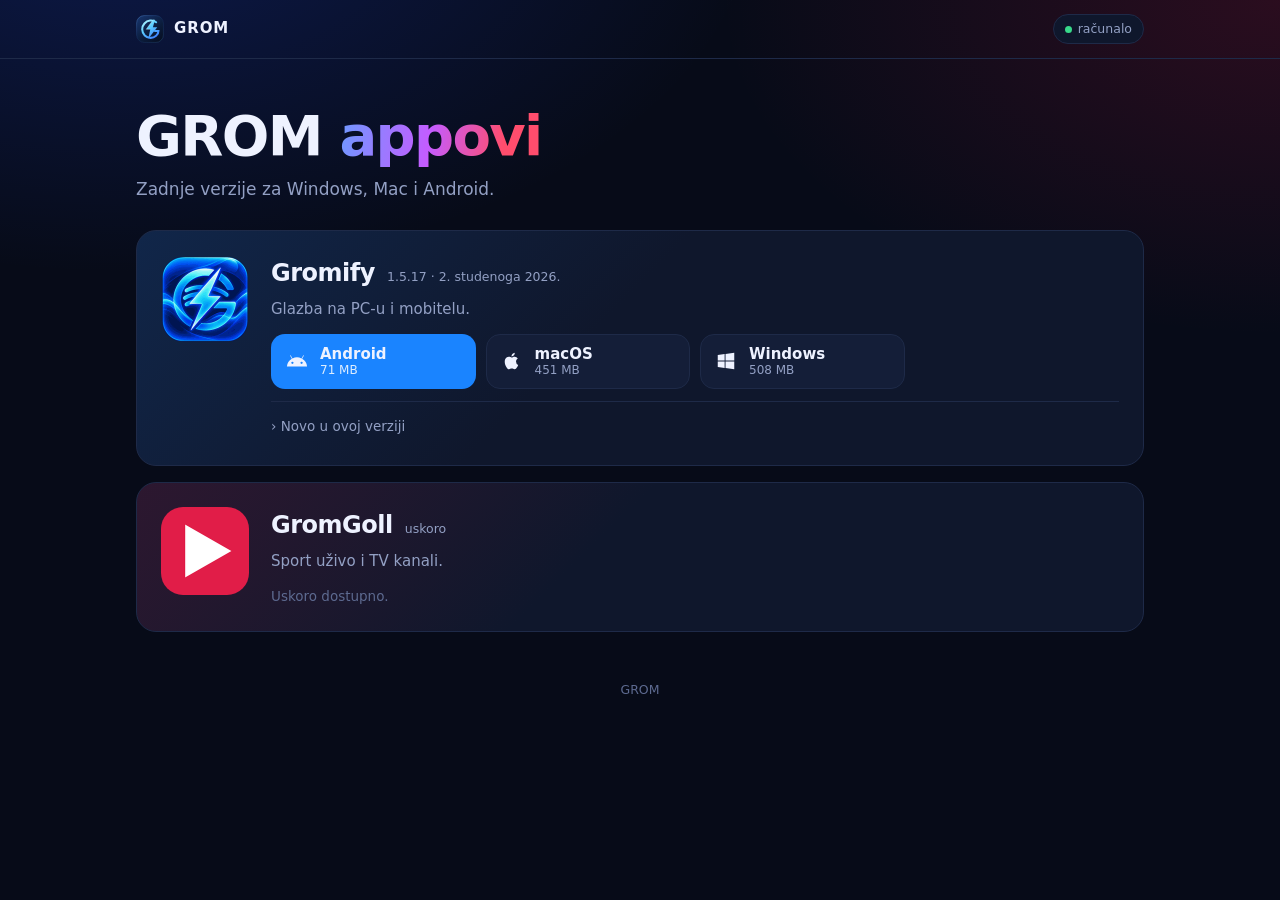
<file: index.html>
<!doctype html>
<html lang="hr">
<head>
<meta charset="utf-8">
<meta name="viewport" content="width=device-width, initial-scale=1, viewport-fit=cover">
<meta name="robots" content="noindex, nofollow">
<meta name="theme-color" content="#070b18">
<title>GROM appovi</title>
<link rel="icon" href="icons/grom.svg">
<style>
  :root {
    --bg: #070b18; --panel: #0f172c; --panel-2: #141e38; --line: #1e2a48;
    --text: #eef2ff; --muted: #93a0c4; --faint: #5d6a90; --radius: 20px;
    color-scheme: dark;
  }
  * { box-sizing: border-box; }
  html { -webkit-text-size-adjust: 100%; }
  body {
    margin: 0; min-height: 100vh; color: var(--text); overflow-x: hidden;
    font: 15px/1.55 system-ui, -apple-system, "Segoe UI", Roboto, sans-serif;
    /* Static, unblurred gradients: nothing is repainted while scrolling. */
    background:
      radial-gradient(900px 520px at 10% -10%, rgba(31, 77, 255, .22), transparent 70%),
      radial-gradient(800px 480px at 100% 0%, rgba(229, 23, 66, .16), transparent 70%),
      var(--bg) no-repeat;
  }
  .wrap { width: min(1040px, 100%); margin: 0 auto; padding: 0 16px; }

  nav { border-bottom: 1px solid var(--line); padding-top: env(safe-area-inset-top); }
  nav .wrap { display: flex; align-items: center; gap: 10px; height: 58px; }
  nav img { width: 28px; height: 28px; }
  nav b { font-weight: 800; letter-spacing: .06em; }
  .chip { margin-left: auto; display: inline-flex; align-items: center; gap: 6px; padding: 4px 11px; border-radius: 99px;
    border: 1px solid var(--line); background: var(--panel); color: var(--muted); font-size: 12.5px; white-space: nowrap; }
  .chip i { width: 7px; height: 7px; border-radius: 50%; background: #38d98a; }

  header { padding: 48px 0 28px; }
  .hello { color: var(--muted); font-weight: 500; margin: 0 0 6px; }
  .hello:empty { display: none; }
  h1 { margin: 0; font-size: clamp(32px, 7vw, 56px); line-height: 1.05; letter-spacing: -.03em; font-weight: 800; }
  h1 span { background: linear-gradient(100deg, #6c9bff, #c45cff 45%, #ff4d6d 80%); -webkit-background-clip: text; background-clip: text; color: transparent; }
  header p { margin: 10px 0 0; color: var(--muted); font-size: clamp(15px, 2.2vw, 17px); }

  .apps { display: grid; gap: 16px; padding-bottom: 48px; }
  .app { --accent: #3d7bff; display: grid; grid-template-columns: auto 1fr; gap: 22px; padding: 24px;
    border-radius: var(--radius); border: 1px solid var(--line);
    background: linear-gradient(135deg, color-mix(in srgb, var(--accent) 14%, var(--panel)), var(--panel) 45%); }
  .icon { width: 88px; height: 88px; border-radius: 22px; }
  .body { min-width: 0; display: flex; flex-direction: column; gap: 12px; }
  .title { display: flex; flex-wrap: wrap; align-items: baseline; gap: 4px 12px; }
  h2 { margin: 0; font-size: 24px; letter-spacing: -.02em; }
  .ver { font-size: 12.5px; color: var(--muted); }
  .desc { margin: -6px 0 0; color: var(--muted); }

  .dl { display: grid; gap: 10px; grid-template-columns: repeat(auto-fill, minmax(165px, 1fr)); }
  .btn { display: flex; align-items: center; gap: 12px; min-height: 52px; padding: 10px 14px; border-radius: 14px;
    color: var(--text); text-decoration: none; background: var(--panel-2); border: 1px solid var(--line);
    -webkit-tap-highlight-color: transparent; }
  .btn svg { width: 22px; height: 22px; flex: none; }
  .btn span { display: flex; flex-direction: column; line-height: 1.25; min-width: 0; }
  .btn strong { font-weight: 600; }
  .btn small { color: var(--muted); font-size: 12px; white-space: nowrap; overflow: hidden; text-overflow: ellipsis; }
  .btn.main { background: var(--accent); border-color: transparent; }
  .btn.main small { color: rgba(255,255,255,.85); }
  .btn:active { opacity: .8; }
  @media (hover: hover) {
    .btn { transition: background-color .15s, filter .15s; }
    .btn:hover { background: #1a2647; }
    .btn.main:hover { background: var(--accent); filter: brightness(1.1); }
  }
  .hint { margin: 0; font-size: 13px; color: var(--muted); }
  .none { margin: 0; font-size: 13.5px; color: var(--faint); }

  details { border-top: 1px solid var(--line); padding-top: 10px; }
  summary { cursor: pointer; color: var(--muted); font-size: 13.5px; font-weight: 500; list-style: none; padding: 4px 0; }
  summary::-webkit-details-marker { display: none; }
  summary::before { content: "› "; }
  details[open] summary::before { content: "⌄ "; }
  details ul { margin: 6px 0 0; padding-left: 18px; color: #cdd5ef; }
  details li { margin: 4px 0; }
  footer { padding: 0 0 calc(32px + env(safe-area-inset-bottom)); color: var(--faint); font-size: 12.5px; text-align: center; }

  /* Shown on every download click; the download itself has already started. */
  dialog { width: min(340px, calc(100% - 32px)); padding: 28px 22px 22px; border-radius: 20px; text-align: center;
    color: var(--text); background: var(--panel-2); border: 1px solid var(--line); }
  dialog::backdrop { background: rgba(3, 6, 15, .7); }
  dialog .big { font-size: 56px; line-height: 1; }
  dialog h3 { margin: 12px 0 6px; font-size: 22px; }
  dialog p { margin: 0 0 18px; color: var(--muted); }
  dialog button { width: 100%; min-height: 46px; border: 0; border-radius: 12px; font: inherit; font-weight: 600;
    color: #fff; background: #1a84ff; cursor: pointer; }

  @media (max-width: 640px) {
    header { padding: 32px 0 20px; }
    /* Icon beside the name; everything else full width. */
    .app { grid-template-columns: 56px 1fr; padding: 16px; gap: 12px 14px; }
    .body { display: contents; }
    .body > * { grid-column: 1 / -1; }
    .body > .title { grid-column: 2; align-self: center; flex-direction: column; gap: 0; }
    .desc { margin: 0; }
    .icon { width: 56px; height: 56px; border-radius: 14px; }
    h2 { font-size: 21px; }
    .dl { grid-template-columns: 1fr 1fr; }
    .btn.main { grid-column: 1 / -1; }
  }
</style>
</head>
<body>
<nav><div class="wrap"><img src="icons/grom.svg" alt="" width="28" height="28"><b>GROM</b><span class="chip"><i></i><span id="device"></span></span></div></nav>
<main class="wrap">
  <header>
    <p class="hello" id="hello"></p>
    <h1>GROM <span>appovi</span></h1>
    <p>Zadnje verzije za Windows, Mac i Android.</p>
  </header>
  <section class="apps" id="apps"></section>
</main>
<footer class="wrap">GROM</footer>
<dialog id="sendvic">
  <div class="big">🥪</div>
  <h3>Dužan si mi sendvič!</h3>
  <p>Preuzimanje je krenulo.</p>
  <form method="dialog"><button>Dogovoreno</button></form>
</dialog>
<!-- Written by objavi.mjs from apps.json and each app's latest.json, so the page needs no further requests. -->
<script id="data" type="application/json">{"owner":"WizzyAE","apps":[{"name":"Gromify","repo":"Gromify","desc":"Glazba na PC-u i mobitelu.","icon":"icons/gromify.png","color":"#1a84ff","latest":{"schemaVersion":1,"app":"Gromify","version":"1.5.17","publishedAt":"2026-11-02T22:02:14Z","notes":["Pjesme kreću gotovo odmah: početak pjesme pamti se na disku i nakon ponovnog pokretanja, a playliste i omiljene same se pripreme u pozadini.","Prva pjesma na računalu kreće brže, a pjesme koje su znale zapeti sad sviraju.","Mobitel i bez računala uvozi linkove i popise u Mojoj glazbi; pjesme se preuzmu na mobitel i prebace na računalo kad se spojiš.","Moja glazba ima novi izgled: spremi u novu ili postojeću playlistu ili samo u biblioteku, a gotova preuzimanja imaju gumb \"U playlistu\".","Upravo svira stane na svaki mobitel, a omot u playeru na računalu stoji točno u sredini."],"platforms":{"android":{"version":"1.5.17","url":"https://github.com/WizzyAE/Gromify/releases/download/v1.5.17/Gromify-Android-1.5.17.apk","sha256":"4ae76d720a609d98c1d2c43eedcc79c09959733cfb75114fc477ab7471ace08d","bytes":71489586,"name":"Gromify-Android-1.5.17.apk","publishedAt":"2026-11-02T22:02:14Z"},"darwin":{"version":"1.5.17","url":"https://github.com/WizzyAE/Gromify/releases/download/v1.5.17/Gromify-Setup-1.5.17-macOS.zip","sha256":"160a77854cbe0fef0b15f9b68c69c041529e9b824c0087f3045b89d9c39c473e","bytes":450712495,"name":"Gromify-Setup-1.5.17-macOS.zip","publishedAt":"2026-11-02T22:02:14Z"},"win32":{"version":"1.5.17","url":"https://github.com/WizzyAE/Gromify/releases/download/v1.5.17/Gromify-Setup-1.5.17.exe","sha256":"8377c88c3fb944f7902c26b3130aa7224594cac30eca62b7870cb3d43650716b","bytes":507832222,"name":"Gromify-Setup-1.5.17.exe","publishedAt":"2026-11-02T22:02:14Z"}}}},{"name":"GromGoll","repo":"GromGoll","desc":"Sport uživo i TV kanali.","icon":"icons/gromgoll.png","color":"#e11844","uskoro":true,"latest":{"schemaVersion":1,"app":"GromGoll","version":"1.0.1","publishedAt":"2026-10-29T21:16:33Z","notes":["Nove verzije stižu same: kad izađe novija, GromGoll ponudi Ažuriraj.","Na Androidu (Termux) se nova verzija preuzme sama i instalira pri sljedećem pokretanju."],"platforms":{"android":{"version":"1.0.1","url":"https://github.com/WizzyAE/GromGoll/releases/download/v1.0.1/GromGoll-Android-1.0.1.apk","sha256":"b54eccfadb6d42feded551fdae8a72273032925e2b06a339e672bb3fa6202a1b","bytes":5031906,"name":"GromGoll-Android-1.0.1.apk","publishedAt":"2026-10-29T21:16:33Z"},"termux":{"version":"1.0.1","url":"https://github.com/WizzyAE/GromGoll/releases/download/v1.0.1/GromGoll-Android-Termux-1.0.1.zip","sha256":"136b352cc13db9c811b0dc3cd132877b4572cf93475424e9ff5d9b46b556f36c","bytes":3790515,"name":"GromGoll-Android-Termux-1.0.1.zip","publishedAt":"2026-10-29T21:16:33Z"},"win32":{"version":"1.0.1","url":"https://github.com/WizzyAE/GromGoll/releases/download/v1.0.1/GromGoll-Setup-1.0.1.exe","sha256":"39b87917ee3755fe7aa520ce138fcbcd136466da34d3ecdb6f49cd0cf813777d","bytes":38875136,"name":"GromGoll-Setup-1.0.1.exe","publishedAt":"2026-10-29T21:16:33Z"},"termux-update":{"version":"1.0.1","url":"https://github.com/WizzyAE/GromGoll/releases/download/v1.0.1/GromGoll-Termux-1.0.1.tar","sha256":"a415efdb6b974ef0a9ae2b2f8846e8be0517c304f05f7896225d551d79253eb7","bytes":7227904,"name":"GromGoll-Termux-1.0.1.tar","publishedAt":"2026-10-29T21:16:33Z"}}}}]}</script>
<script>
const ICONS = {
  windows: '<svg viewBox="0 0 24 24" fill="currentColor"><path d="M3 5.5 10.5 4.4v7.1H3zM11.5 4.3 21 3v8.5h-9.5zM3 12.5h7.5v7.1L3 18.5zM11.5 12.5H21V21l-9.5-1.3z"/></svg>',
  android: '<svg viewBox="0 0 24 24" fill="currentColor"><path d="M17.6 9.48 19.44 6.3a.38.38 0 0 0-.66-.38l-1.86 3.22a11.4 11.4 0 0 0-9.84 0L5.22 5.92a.38.38 0 0 0-.66.38L6.4 9.48A10.8 10.8 0 0 0 1 18h22a10.8 10.8 0 0 0-5.4-8.52M7 15.25a1.25 1.25 0 1 1 0-2.5 1.25 1.25 0 0 1 0 2.5m10 0a1.25 1.25 0 1 1 0-2.5 1.25 1.25 0 0 1 0 2.5"/></svg>',
  mac: '<svg viewBox="0 0 24 24" fill="currentColor"><path d="M16.37 12.6c-.02-2.3 1.88-3.4 1.96-3.46a4.2 4.2 0 0 0-3.32-1.8c-1.4-.14-2.75.83-3.46.83-.72 0-1.82-.81-3-.79a4.4 4.4 0 0 0-3.72 2.27c-1.6 2.77-.41 6.86 1.14 9.1.76 1.1 1.66 2.33 2.84 2.29 1.14-.05 1.57-.74 2.95-.74s1.77.74 2.97.71c1.23-.02 2-1.11 2.75-2.22a9.8 9.8 0 0 0 1.25-2.56 3.96 3.96 0 0 1-2.36-3.63M14.1 5.85A3.9 3.9 0 0 0 15 3a4 4 0 0 0-2.6 1.34 3.7 3.7 0 0 0-.93 2.75 3.3 3.3 0 0 0 2.63-1.24"/></svg>'
};
const LABEL = { windows: 'Windows', android: 'Android', mac: 'macOS', ios: 'iPhone / iPad', other: 'računalo' };
const HINT = {
  windows: 'Ako Windows javi upozorenje: Više informacija › Svejedno pokreni.',
  android: 'Kad Android pita, dopusti instalaciju iz ovog preglednika.',
  mac: 'Raspakiraj ZIP i pokreni installer desnim klikom › Otvori.'
};
const KIND = { win32: 'windows', darwin: 'mac', android: 'android', termux: 'android' };

const ua = navigator.userAgent;
const device = /iPhone|iPad|iPod/.test(ua) || (/Macintosh/.test(ua) && navigator.maxTouchPoints > 1) ? 'ios'
  : /Android/i.test(ua) ? 'android' : /Windows/i.test(ua) ? 'windows' : /Macintosh|Mac OS X/.test(ua) ? 'mac' : 'other';

// Personal link: ?za=Ime. Remembered on this device and removed from the address bar so it is not passed on by accident.
const store = { get(k) { try { return localStorage.getItem(k); } catch { return null; } }, set(k, v) { try { localStorage.setItem(k, v); } catch {} } };
const params = new URLSearchParams(location.search);
const fromLink = (params.get('za') || '').trim().slice(0, 60);
if (fromLink) { store.set('grom-za', fromLink); params.delete('za'); history.replaceState(null, '', location.pathname + (params.size ? '?' + params : '') + location.hash); }
const who = fromLink || store.get('grom-za') || '';

const config = JSON.parse(document.getElementById('data').textContent);
const el = (tag, props = {}, ...kids) => { const n = Object.assign(document.createElement(tag), props); n.append(...kids.filter(k => k != null && k !== false)); return n; };
const svg = html => { const t = document.createElement('template'); t.innerHTML = html; return t.content.firstChild; };
const size = b => b >= 1e9 ? (b / 1e9).toFixed(1) + ' GB' : Math.max(1, Math.round(b / 1e6)) + ' MB';
const date = iso => new Date(iso).toLocaleDateString('hr-HR', { day: 'numeric', month: 'long', year: 'numeric' });

function log(entry) {
  if (!config.log) return;
  const body = JSON.stringify({ za: who, uredaj: LABEL[device], preglednik: ua.slice(0, 180), ...entry });
  try { if (!navigator.sendBeacon(config.log, new Blob([body], { type: 'text/plain' }))) throw 0; }
  catch { fetch(config.log, { method: 'POST', mode: 'no-cors', body, keepalive: true }).catch(() => {}); }
}

function card(app) {
  // "uskoro" in apps.json hides the downloads; the feed stays live so installed copies keep updating.
  const feed = app.uskoro ? null : app.latest;
  // An APK replaces the Termux package as the Android download; Termux installs still update from the feed.
  const files = feed ? Object.entries(feed.platforms).map(([p, f]) => ({ ...f, kind: KIND[p], termux: p === 'termux' }))
    .filter(f => f.kind && !(f.termux && feed.platforms.android)) : [];
  files.sort((a, b) => (b.kind === device) - (a.kind === device));
  const mine = files.find(f => f.kind === device);
  const buttons = files.map((f, i) => {
    const extra = [size(f.bytes), f.version !== feed.version ? 'verzija ' + f.version : '', f.termux ? 'Termux' : ''].filter(Boolean).join(' · ');
    const link = el('a', { className: 'btn' + (f === mine || (!mine && i === 0) ? ' main' : ''), href: f.url },
      svg(ICONS[f.kind]), el('span', {}, el('strong', { textContent: LABEL[f.kind] }), el('small', { textContent: extra })));
    link.addEventListener('click', () => {
      log({ radnja: 'preuzimanje', app: app.name, verzija: f.version, platforma: LABEL[f.kind], datoteka: f.name });
      const popup = document.getElementById('sendvic');
      // After the click, so the browser starts the download first.
      setTimeout(() => { try { popup.showModal(); } catch { popup.setAttribute('open', ''); } }, 300);
    });
    return link;
  });
  const box = el('article', { className: 'app' },
    el('img', { className: 'icon', src: app.icon || 'icons/grom.svg', alt: '', width: 88, height: 88, decoding: 'async' }),
    el('div', { className: 'body' },
      el('div', { className: 'title' }, el('h2', { textContent: app.name }), el('span', { className: 'ver', textContent: feed ? `${feed.version} · ${date(feed.publishedAt)}` : 'uskoro' })),
      app.desc ? el('p', { className: 'desc', textContent: app.desc }) : null,
      buttons.length ? el('div', { className: 'dl' }, ...buttons) : el('p', { className: 'none', textContent: 'Uskoro dostupno.' }),
      mine && HINT[device] ? el('p', { className: 'hint', textContent: HINT[device] })
        : feed && !mine && device !== 'other' ? el('p', { className: 'none', textContent: `Nema verzije za ${LABEL[device]}.` }) : null,
      feed?.notes?.length ? el('details', {}, el('summary', { textContent: 'Novo u ovoj verziji' }), el('ul', {}, ...feed.notes.map(t => el('li', { textContent: t })))) : null));
  if (app.color) box.style.setProperty('--accent', app.color);
  return box;
}

document.getElementById('device').textContent = LABEL[device];
document.getElementById('hello').textContent = who ? `Bok, ${who}` : '';
document.getElementById('apps').append(...config.apps.map(card));
if (who) { try { if (!sessionStorage.getItem('grom-visit')) { sessionStorage.setItem('grom-visit', '1'); log({ radnja: 'posjet' }); } } catch {} }
</script>
</body>
</html>
</file>
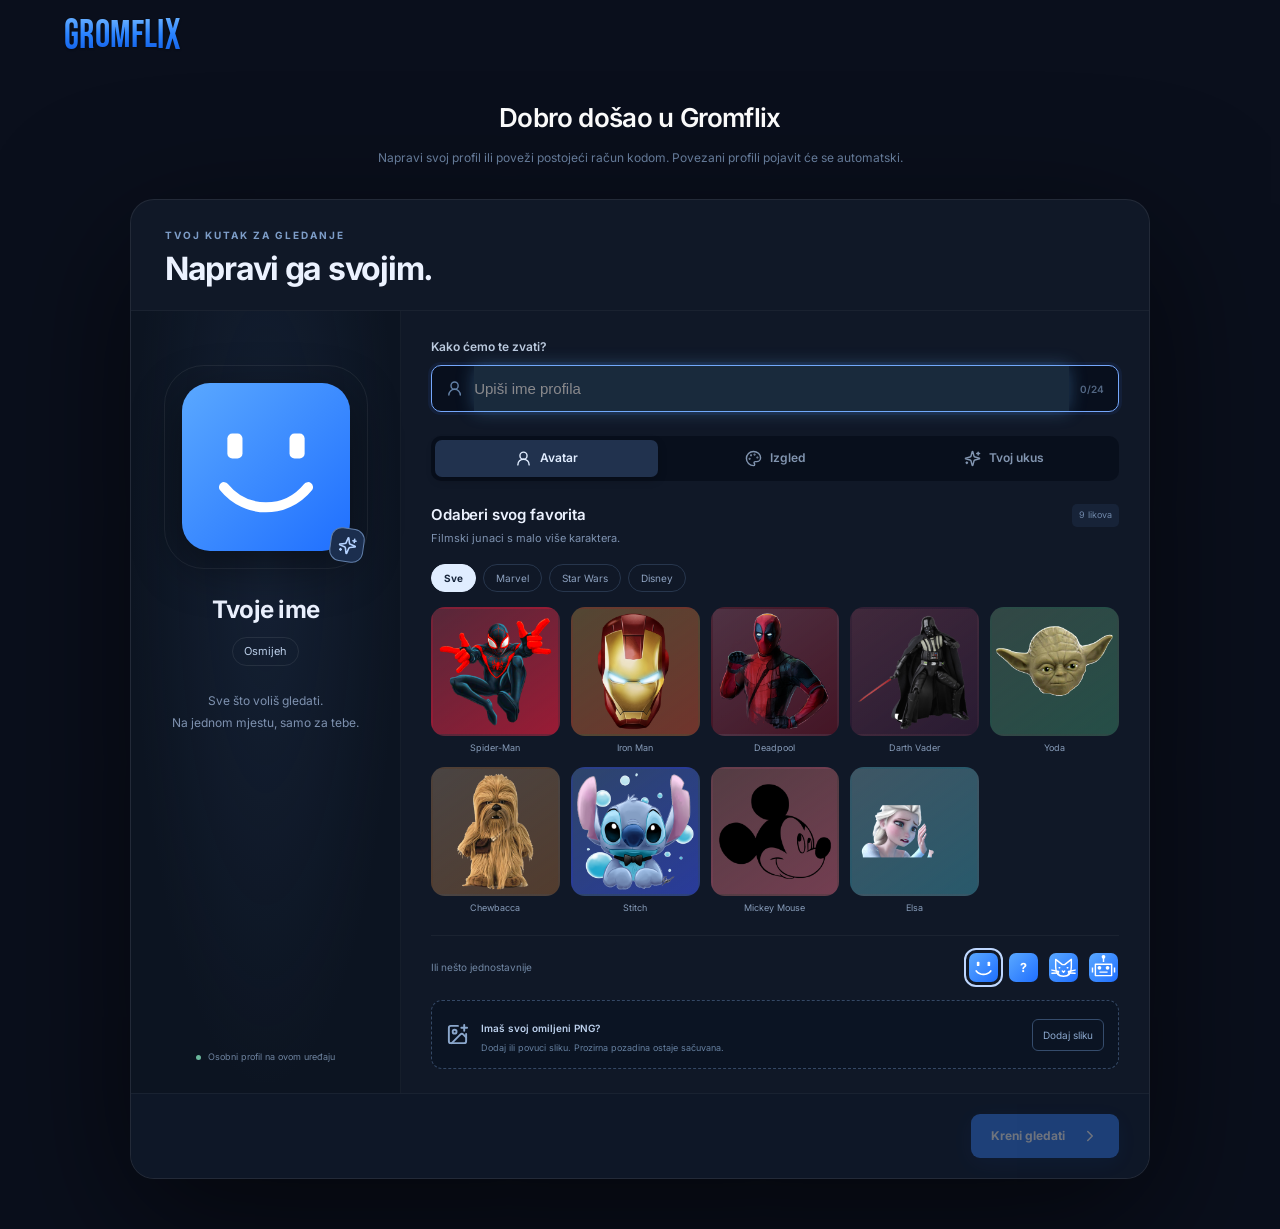
<file: gromflix/tv/index.html>
<!doctype html>
<html lang="hr">
  <head>
    <meta charset="UTF-8" />
    <meta name="viewport" content="width=device-width, initial-scale=1.0, viewport-fit=cover" />
    <meta name="theme-color" content="#0a0f1c" />
    <link rel="icon" type="image/svg+xml" href="/gromflix/tv/favicon.svg" />
    <link rel="manifest" href="/gromflix/tv/manifest.webmanifest" />
    <link rel="apple-touch-icon" href="/gromflix/tv/icons/apple-touch-icon.png" />
    <meta name="apple-mobile-web-app-capable" content="yes" />
    <meta name="apple-mobile-web-app-status-bar-style" content="black-translucent" />
    <meta name="mobile-web-app-capable" content="yes" />
    <link rel="preconnect" href="https://picsum.photos" />
    <!-- fonts are self-hosted (scripts/self-host-fonts.mjs) so the apps look right offline -->
    <link rel="stylesheet" href="/gromflix/tv/fonts/fonts.css" />
    <title>Gromflix</title>
    <script type="module" crossorigin src="/gromflix/tv/assets/index-Ctd3yghH.js"></script>
    <link rel="stylesheet" crossorigin href="/gromflix/tv/assets/index-D8qW2apK.css">
  </head>
  <body>
    <div id="root"></div>
  </body>
</html>
</file>
<file: gromflix/tv/fonts/fonts.css>
/* Self-hosted from Google Fonts (SIL Open Font License). Regenerate: node scripts/self-host-fonts.mjs */
/* latin-ext */
@font-face {
  font-family: 'Abril Fatface';
  font-style: normal;
  font-weight: 400;
  font-display: swap;
  src: url(./929d5e360a83.woff2) format('woff2');
  unicode-range: U+0100-02BA, U+02BD-02C5, U+02C7-02CC, U+02CE-02D7, U+02DD-02FF, U+0304, U+0308, U+0329, U+1D00-1DBF, U+1E00-1E9F, U+1EF2-1EFF, U+2020, U+20A0-20AB, U+20AD-20C4, U+2113, U+2C60-2C7F, U+A720-A7FF;
}
/* latin */
@font-face {
  font-family: 'Abril Fatface';
  font-style: normal;
  font-weight: 400;
  font-display: swap;
  src: url(./f6c1b862535e.woff2) format('woff2');
  unicode-range: U+0000-00FF, U+0131, U+0152-0153, U+02BB-02BC, U+02C6, U+02DA, U+02DC, U+0304, U+0308, U+0329, U+2000-206F, U+20AC, U+2122, U+2191, U+2193, U+2212, U+2215, U+FEFF, U+FFFD;
}
/* latin-ext */
@font-face {
  font-family: 'Anton';
  font-style: normal;
  font-weight: 400;
  font-display: swap;
  src: url(./9514cf6d61e9.woff2) format('woff2');
  unicode-range: U+0100-02BA, U+02BD-02C5, U+02C7-02CC, U+02CE-02D7, U+02DD-02FF, U+0304, U+0308, U+0329, U+1D00-1DBF, U+1E00-1E9F, U+1EF2-1EFF, U+2020, U+20A0-20AB, U+20AD-20C4, U+2113, U+2C60-2C7F, U+A720-A7FF;
}
/* latin */
@font-face {
  font-family: 'Anton';
  font-style: normal;
  font-weight: 400;
  font-display: swap;
  src: url(./f043da41c28a.woff2) format('woff2');
  unicode-range: U+0000-00FF, U+0131, U+0152-0153, U+02BB-02BC, U+02C6, U+02DA, U+02DC, U+0304, U+0308, U+0329, U+2000-206F, U+20AC, U+2122, U+2191, U+2193, U+2212, U+2215, U+FEFF, U+FFFD;
}
/* latin-ext */
@font-face {
  font-family: 'Bebas Neue';
  font-style: normal;
  font-weight: 400;
  font-display: swap;
  src: url(./ea98c7d3947e.woff2) format('woff2');
  unicode-range: U+0100-02BA, U+02BD-02C5, U+02C7-02CC, U+02CE-02D7, U+02DD-02FF, U+0304, U+0308, U+0329, U+1D00-1DBF, U+1E00-1E9F, U+1EF2-1EFF, U+2020, U+20A0-20AB, U+20AD-20C4, U+2113, U+2C60-2C7F, U+A720-A7FF;
}
/* latin */
@font-face {
  font-family: 'Bebas Neue';
  font-style: normal;
  font-weight: 400;
  font-display: swap;
  src: url(./36ccc775c221.woff2) format('woff2');
  unicode-range: U+0000-00FF, U+0131, U+0152-0153, U+02BB-02BC, U+02C6, U+02DA, U+02DC, U+0304, U+0308, U+0329, U+2000-206F, U+20AC, U+2122, U+2191, U+2193, U+2212, U+2215, U+FEFF, U+FFFD;
}
/* latin-ext */
@font-face {
  font-family: 'Cinzel';
  font-style: normal;
  font-weight: 700;
  font-display: swap;
  src: url(./c6af36948c43.woff2) format('woff2');
  unicode-range: U+0100-02BA, U+02BD-02C5, U+02C7-02CC, U+02CE-02D7, U+02DD-02FF, U+0304, U+0308, U+0329, U+1D00-1DBF, U+1E00-1E9F, U+1EF2-1EFF, U+2020, U+20A0-20AB, U+20AD-20C4, U+2113, U+2C60-2C7F, U+A720-A7FF;
}
/* latin */
@font-face {
  font-family: 'Cinzel';
  font-style: normal;
  font-weight: 700;
  font-display: swap;
  src: url(./c3df3d2f6031.woff2) format('woff2');
  unicode-range: U+0000-00FF, U+0131, U+0152-0153, U+02BB-02BC, U+02C6, U+02DA, U+02DC, U+0304, U+0308, U+0329, U+2000-206F, U+20AC, U+2122, U+2191, U+2193, U+2212, U+2215, U+FEFF, U+FFFD;
}
/* latin */
@font-face {
  font-family: 'Creepster';
  font-style: normal;
  font-weight: 400;
  font-display: swap;
  src: url(./bb969e4604f0.woff2) format('woff2');
  unicode-range: U+0000-00FF, U+0131, U+0152-0153, U+02BB-02BC, U+02C6, U+02DA, U+02DC, U+0304, U+0308, U+0329, U+2000-206F, U+20AC, U+2122, U+2191, U+2193, U+2212, U+2215, U+FEFF, U+FFFD;
}
/* latin-ext */
@font-face {
  font-family: 'Inter';
  font-style: normal;
  font-weight: 400;
  font-display: swap;
  src: url(./b6db4a06c119.woff2) format('woff2');
  unicode-range: U+0100-02BA, U+02BD-02C5, U+02C7-02CC, U+02CE-02D7, U+02DD-02FF, U+0304, U+0308, U+0329, U+1D00-1DBF, U+1E00-1E9F, U+1EF2-1EFF, U+2020, U+20A0-20AB, U+20AD-20C4, U+2113, U+2C60-2C7F, U+A720-A7FF;
}
/* latin */
@font-face {
  font-family: 'Inter';
  font-style: normal;
  font-weight: 400;
  font-display: swap;
  src: url(./6ab57b19c69b.woff2) format('woff2');
  unicode-range: U+0000-00FF, U+0131, U+0152-0153, U+02BB-02BC, U+02C6, U+02DA, U+02DC, U+0304, U+0308, U+0329, U+2000-206F, U+20AC, U+2122, U+2191, U+2193, U+2212, U+2215, U+FEFF, U+FFFD;
}
/* latin-ext */
@font-face {
  font-family: 'Inter';
  font-style: normal;
  font-weight: 500;
  font-display: swap;
  src: url(./b6db4a06c119.woff2) format('woff2');
  unicode-range: U+0100-02BA, U+02BD-02C5, U+02C7-02CC, U+02CE-02D7, U+02DD-02FF, U+0304, U+0308, U+0329, U+1D00-1DBF, U+1E00-1E9F, U+1EF2-1EFF, U+2020, U+20A0-20AB, U+20AD-20C4, U+2113, U+2C60-2C7F, U+A720-A7FF;
}
/* latin */
@font-face {
  font-family: 'Inter';
  font-style: normal;
  font-weight: 500;
  font-display: swap;
  src: url(./6ab57b19c69b.woff2) format('woff2');
  unicode-range: U+0000-00FF, U+0131, U+0152-0153, U+02BB-02BC, U+02C6, U+02DA, U+02DC, U+0304, U+0308, U+0329, U+2000-206F, U+20AC, U+2122, U+2191, U+2193, U+2212, U+2215, U+FEFF, U+FFFD;
}
/* latin-ext */
@font-face {
  font-family: 'Inter';
  font-style: normal;
  font-weight: 600;
  font-display: swap;
  src: url(./b6db4a06c119.woff2) format('woff2');
  unicode-range: U+0100-02BA, U+02BD-02C5, U+02C7-02CC, U+02CE-02D7, U+02DD-02FF, U+0304, U+0308, U+0329, U+1D00-1DBF, U+1E00-1E9F, U+1EF2-1EFF, U+2020, U+20A0-20AB, U+20AD-20C4, U+2113, U+2C60-2C7F, U+A720-A7FF;
}
/* latin */
@font-face {
  font-family: 'Inter';
  font-style: normal;
  font-weight: 600;
  font-display: swap;
  src: url(./6ab57b19c69b.woff2) format('woff2');
  unicode-range: U+0000-00FF, U+0131, U+0152-0153, U+02BB-02BC, U+02C6, U+02DA, U+02DC, U+0304, U+0308, U+0329, U+2000-206F, U+20AC, U+2122, U+2191, U+2193, U+2212, U+2215, U+FEFF, U+FFFD;
}
/* latin-ext */
@font-face {
  font-family: 'Inter';
  font-style: normal;
  font-weight: 700;
  font-display: swap;
  src: url(./b6db4a06c119.woff2) format('woff2');
  unicode-range: U+0100-02BA, U+02BD-02C5, U+02C7-02CC, U+02CE-02D7, U+02DD-02FF, U+0304, U+0308, U+0329, U+1D00-1DBF, U+1E00-1E9F, U+1EF2-1EFF, U+2020, U+20A0-20AB, U+20AD-20C4, U+2113, U+2C60-2C7F, U+A720-A7FF;
}
/* latin */
@font-face {
  font-family: 'Inter';
  font-style: normal;
  font-weight: 700;
  font-display: swap;
  src: url(./6ab57b19c69b.woff2) format('woff2');
  unicode-range: U+0000-00FF, U+0131, U+0152-0153, U+02BB-02BC, U+02C6, U+02DA, U+02DC, U+0304, U+0308, U+0329, U+2000-206F, U+20AC, U+2122, U+2191, U+2193, U+2212, U+2215, U+FEFF, U+FFFD;
}
/* latin-ext */
@font-face {
  font-family: 'Inter';
  font-style: normal;
  font-weight: 900;
  font-display: swap;
  src: url(./b6db4a06c119.woff2) format('woff2');
  unicode-range: U+0100-02BA, U+02BD-02C5, U+02C7-02CC, U+02CE-02D7, U+02DD-02FF, U+0304, U+0308, U+0329, U+1D00-1DBF, U+1E00-1E9F, U+1EF2-1EFF, U+2020, U+20A0-20AB, U+20AD-20C4, U+2113, U+2C60-2C7F, U+A720-A7FF;
}
/* latin */
@font-face {
  font-family: 'Inter';
  font-style: normal;
  font-weight: 900;
  font-display: swap;
  src: url(./6ab57b19c69b.woff2) format('woff2');
  unicode-range: U+0000-00FF, U+0131, U+0152-0153, U+02BB-02BC, U+02C6, U+02DA, U+02DC, U+0304, U+0308, U+0329, U+2000-206F, U+20AC, U+2122, U+2191, U+2193, U+2212, U+2215, U+FEFF, U+FFFD;
}
/* latin */
@font-face {
  font-family: 'Orbitron';
  font-style: normal;
  font-weight: 700;
  font-display: swap;
  src: url(./760e273135d0.woff2) format('woff2');
  unicode-range: U+0000-00FF, U+0131, U+0152-0153, U+02BB-02BC, U+02C6, U+02DA, U+02DC, U+0304, U+0308, U+0329, U+2000-206F, U+20AC, U+2122, U+2191, U+2193, U+2212, U+2215, U+FEFF, U+FFFD;
}
/* latin-ext */
@font-face {
  font-family: 'Oswald';
  font-style: normal;
  font-weight: 600;
  font-display: swap;
  src: url(./bbd48641e90a.woff2) format('woff2');
  unicode-range: U+0100-02BA, U+02BD-02C5, U+02C7-02CC, U+02CE-02D7, U+02DD-02FF, U+0304, U+0308, U+0329, U+1D00-1DBF, U+1E00-1E9F, U+1EF2-1EFF, U+2020, U+20A0-20AB, U+20AD-20C4, U+2113, U+2C60-2C7F, U+A720-A7FF;
}
/* latin */
@font-face {
  font-family: 'Oswald';
  font-style: normal;
  font-weight: 600;
  font-display: swap;
  src: url(./2093be169301.woff2) format('woff2');
  unicode-range: U+0000-00FF, U+0131, U+0152-0153, U+02BB-02BC, U+02C6, U+02DA, U+02DC, U+0304, U+0308, U+0329, U+2000-206F, U+20AC, U+2122, U+2191, U+2193, U+2212, U+2215, U+FEFF, U+FFFD;
}
/* latin-ext */
@font-face {
  font-family: 'Pacifico';
  font-style: normal;
  font-weight: 400;
  font-display: swap;
  src: url(./f2a5ad21fc76.woff2) format('woff2');
  unicode-range: U+0100-02BA, U+02BD-02C5, U+02C7-02CC, U+02CE-02D7, U+02DD-02FF, U+0304, U+0308, U+0329, U+1D00-1DBF, U+1E00-1E9F, U+1EF2-1EFF, U+2020, U+20A0-20AB, U+20AD-20C4, U+2113, U+2C60-2C7F, U+A720-A7FF;
}
/* latin */
@font-face {
  font-family: 'Pacifico';
  font-style: normal;
  font-weight: 400;
  font-display: swap;
  src: url(./24951fdd1183.woff2) format('woff2');
  unicode-range: U+0000-00FF, U+0131, U+0152-0153, U+02BB-02BC, U+02C6, U+02DA, U+02DC, U+0304, U+0308, U+0329, U+2000-206F, U+20AC, U+2122, U+2191, U+2193, U+2212, U+2215, U+FEFF, U+FFFD;
}
/* latin */
@font-face {
  font-family: 'Permanent Marker';
  font-style: normal;
  font-weight: 400;
  font-display: swap;
  src: url(./02e1c3477334.woff2) format('woff2');
  unicode-range: U+0000-00FF, U+0131, U+0152-0153, U+02BB-02BC, U+02C6, U+02DA, U+02DC, U+0304, U+0308, U+0329, U+2000-206F, U+20AC, U+2122, U+2191, U+2193, U+2212, U+2215, U+FEFF, U+FFFD;
}
/* latin-ext */
@font-face {
  font-family: 'Playfair Display';
  font-style: normal;
  font-weight: 700;
  font-display: swap;
  src: url(./ca7410285362.woff2) format('woff2');
  unicode-range: U+0100-02BA, U+02BD-02C5, U+02C7-02CC, U+02CE-02D7, U+02DD-02FF, U+0304, U+0308, U+0329, U+1D00-1DBF, U+1E00-1E9F, U+1EF2-1EFF, U+2020, U+20A0-20AB, U+20AD-20C4, U+2113, U+2C60-2C7F, U+A720-A7FF;
}
/* latin */
@font-face {
  font-family: 'Playfair Display';
  font-style: normal;
  font-weight: 700;
  font-display: swap;
  src: url(./61a963590a11.woff2) format('woff2');
  unicode-range: U+0000-00FF, U+0131, U+0152-0153, U+02BB-02BC, U+02C6, U+02DA, U+02DC, U+0304, U+0308, U+0329, U+2000-206F, U+20AC, U+2122, U+2191, U+2193, U+2212, U+2215, U+FEFF, U+FFFD;
}
/* latin-ext */
@font-face {
  font-family: 'Playfair Display';
  font-style: normal;
  font-weight: 900;
  font-display: swap;
  src: url(./ca7410285362.woff2) format('woff2');
  unicode-range: U+0100-02BA, U+02BD-02C5, U+02C7-02CC, U+02CE-02D7, U+02DD-02FF, U+0304, U+0308, U+0329, U+1D00-1DBF, U+1E00-1E9F, U+1EF2-1EFF, U+2020, U+20A0-20AB, U+20AD-20C4, U+2113, U+2C60-2C7F, U+A720-A7FF;
}
/* latin */
@font-face {
  font-family: 'Playfair Display';
  font-style: normal;
  font-weight: 900;
  font-display: swap;
  src: url(./61a963590a11.woff2) format('woff2');
  unicode-range: U+0000-00FF, U+0131, U+0152-0153, U+02BB-02BC, U+02C6, U+02DA, U+02DC, U+0304, U+0308, U+0329, U+2000-206F, U+20AC, U+2122, U+2191, U+2193, U+2212, U+2215, U+FEFF, U+FFFD;
}
/* latin-ext */
@font-face {
  font-family: 'Righteous';
  font-style: normal;
  font-weight: 400;
  font-display: swap;
  src: url(./1430557e6e1f.woff2) format('woff2');
  unicode-range: U+0100-02BA, U+02BD-02C5, U+02C7-02CC, U+02CE-02D7, U+02DD-02FF, U+0304, U+0308, U+0329, U+1D00-1DBF, U+1E00-1E9F, U+1EF2-1EFF, U+2020, U+20A0-20AB, U+20AD-20C4, U+2113, U+2C60-2C7F, U+A720-A7FF;
}
/* latin */
@font-face {
  font-family: 'Righteous';
  font-style: normal;
  font-weight: 400;
  font-display: swap;
  src: url(./e9ff1bf10590.woff2) format('woff2');
  unicode-range: U+0000-00FF, U+0131, U+0152-0153, U+02BB-02BC, U+02C6, U+02DA, U+02DC, U+0304, U+0308, U+0329, U+2000-206F, U+20AC, U+2122, U+2191, U+2193, U+2212, U+2215, U+FEFF, U+FFFD;
}
/* latin-ext */
@font-face {
  font-family: 'Russo One';
  font-style: normal;
  font-weight: 400;
  font-display: swap;
  src: url(./cdad99844601.woff2) format('woff2');
  unicode-range: U+0100-02BA, U+02BD-02C5, U+02C7-02CC, U+02CE-02D7, U+02DD-02FF, U+0304, U+0308, U+0329, U+1D00-1DBF, U+1E00-1E9F, U+1EF2-1EFF, U+2020, U+20A0-20AB, U+20AD-20C4, U+2113, U+2C60-2C7F, U+A720-A7FF;
}
/* latin */
@font-face {
  font-family: 'Russo One';
  font-style: normal;
  font-weight: 400;
  font-display: swap;
  src: url(./0d0e71a6b82a.woff2) format('woff2');
  unicode-range: U+0000-00FF, U+0131, U+0152-0153, U+02BB-02BC, U+02C6, U+02DA, U+02DC, U+0304, U+0308, U+0329, U+2000-206F, U+20AC, U+2122, U+2191, U+2193, U+2212, U+2215, U+FEFF, U+FFFD;
}
</file>
<file: gromflix/tv/assets/index-D8qW2apK.css>
.seek-preview{position:absolute;bottom:40px;z-index:4;transform:translate(-50%);display:grid;gap:5px;min-width:64px;padding:7px;border:1px solid #ffffff33;border-radius:10px;background:#111720f5;color:#fff;box-shadow:0 8px 30px #0008;pointer-events:none;text-align:center;font-variant-numeric:tabular-nums}.seek-preview.has-frame{width:180px}.seek-preview img{display:block;width:100%;max-height:120px;object-fit:contain;border-radius:5px;background:#000}.seek-preview__time{font-size:13px;font-weight:600}.seek-preview__frame-time{font-size:10px;color:#b9c9e3}@media(max-width:600px){.seek-preview.has-frame{width:148px}.seek-preview img{max-height:92px}}:root{--bg: #0a0f1c;--bg-rgb: 10, 15, 28;--bg-card: #131d31;--bg-modal: #0e1626;--bg-elev: #17233b;--accent: #1f7aff;--accent-hi: #4d9bff;--accent-deep: #0b4fd6;--match: #5cc8ff;--text: #ffffff;--text-2: #e3eaf6;--muted: #9fb0cc;--dim: #6f82a3;--line: #2a3a58;--btn-gray: rgba(77, 105, 150, .7);--control-radius: 8px;--control-focus: 0 0 18px #579cff4d, inset 0 0 0 999px #73b3ff24;--gutter: 4vw;--nav-h: 68px;--ease: cubic-bezier(.5, 0, .1, 1);--ease-out: cubic-bezier(.21, .9, .32, 1);--sbw: 0px;color-scheme:dark}@media(max-width:950px){:root{--nav-h: 56px}}*,*:before,*:after{box-sizing:border-box}html{background:var(--bg);-webkit-text-size-adjust:100%;scrollbar-color:#2a3a58 var(--bg)}body{margin:0;min-height:100vh;background:var(--bg);color:var(--text);font-family:Inter,Helvetica Neue,Helvetica,Arial,sans-serif;font-size:16px;line-height:1.4;-webkit-font-smoothing:antialiased;-moz-osx-font-smoothing:grayscale;overflow-x:hidden;overflow-wrap:break-word}button{font:inherit;color:inherit;background:none;border:0;padding:0;cursor:pointer;-webkit-tap-highlight-color:transparent}:where(button,a[href],[role=button],summary){border-radius:var(--control-radius);transition:background-color .16s ease,box-shadow .16s ease,filter .16s ease,translate .16s ease}@media(hover:hover)and (pointer:fine){:root:not(.is-remote) :where(button:not(:disabled),a[href],[role=button]:not([aria-disabled=true]),summary):hover{filter:brightness(1.12)}:root:not(.is-remote) :where(button:not(:disabled)):hover{box-shadow:inset 0 0 0 999px #b4d7ff10;translate:0 -1px}:root:not(.is-remote) :where(button:not(:disabled)):active{translate:0 0}}@media(prefers-reduced-motion:reduce){:root:not(.is-remote) :where(button:not(:disabled)):hover{translate:none}}a{color:inherit;text-decoration:none;-webkit-tap-highlight-color:transparent}img,svg{display:block}ul,ol{list-style:none;margin:0;padding:0}h1,h2,h3,p{margin:0}::selection{background:var(--accent);color:#fff}:focus{outline:none}:focus-visible{outline:2px solid #fff;outline-offset:2px}#root{min-height:100vh}.logo{display:inline-flex;align-items:center;font-family:Bebas Neue,Impact,sans-serif;font-size:34px;line-height:1;letter-spacing:.01em;user-select:none;white-space:nowrap;filter:drop-shadow(0 1px 1px rgba(0,0,0,.35))}.logo__ch{display:inline-block;background:linear-gradient(180deg,#6fb4ff,#2a83ff 45%,#0b56e0);-webkit-background-clip:text;background-clip:text;color:transparent}.img{opacity:0;transition:opacity .4s ease}.img.is-loaded{opacity:1}.img--failed{display:block;width:100%;height:100%;background:radial-gradient(circle at 30% 20%,rgba(77,155,255,.35),transparent 60%),linear-gradient(135deg,#18284a,#0c1426)}.tlogo{display:-webkit-box;-webkit-box-orient:vertical;-webkit-line-clamp:2;overflow:hidden;max-width:100%;color:#fff;line-height:1.02;text-shadow:0 2px 10px rgba(0,0,0,.55);overflow-wrap:normal;word-break:normal;hyphens:manual;padding-bottom:.04em}.tlogo--caps{text-transform:uppercase;letter-spacing:.02em}.tlogo--img{display:block;max-height:100%;object-fit:contain;object-position:left bottom;text-shadow:none;filter:drop-shadow(0 2px 8px rgba(0,0,0,.5))}.gbadge{font-family:Bebas Neue,Impact,sans-serif;line-height:1;background:linear-gradient(180deg,#7cbcff,#1f7aff 55%,#0b4fd6);-webkit-background-clip:text;background-clip:text;color:transparent;filter:drop-shadow(0 1px 2px rgba(0,0,0,.7));pointer-events:none}.olabel{display:flex;align-items:center;gap:.35em;margin-bottom:.5em}.olabel__g{font-size:1.9em}.olabel__type{font-size:.85em;font-weight:600;letter-spacing:.32em;color:#dbe5f5;text-shadow:0 1px 4px rgba(0,0,0,.6)}.top10-badge{display:inline-flex;flex-direction:column;align-items:center;justify-content:center;width:1.75em;height:1.75em;flex:none;border-radius:2px;background:var(--accent);color:#fff;line-height:1}.top10-badge span{font-size:.36em;font-weight:700;letter-spacing:.05em}.top10-badge b{font-size:.78em;font-weight:900}.btn{display:inline-flex;align-items:center;justify-content:center;gap:.55em;min-height:2.4em;padding:.45em 1.6em .45em 1.3em;border-radius:var(--control-radius);font-size:clamp(14px,1.15vw,20px);font-weight:700;line-height:1.2;white-space:nowrap;transition:background-color .2s ease,transform .12s ease,translate .16s ease,box-shadow .16s ease,filter .16s ease;user-select:none;max-width:100%}.btn span{overflow:hidden;text-overflow:ellipsis}.btn svg{width:1.4em;height:1.4em;flex:none}.btn:active{transform:scale(.97)}.btn--play{background:#fff;color:#000}.btn--play:hover{background:#ffffffc7}.btn--info{background:var(--btn-gray);color:#fff}.btn--info:hover{background:#4d699673}.icon-btn{position:relative;display:inline-flex;align-items:center;justify-content:center;flex:none;width:2.4em;height:2.4em;border-radius:50%;border:2px solid rgba(255,255,255,.5);background:#101a2e99;color:#fff;transition:border-color .2s ease,background-color .2s ease,transform .15s ease}.icon-btn:hover{border-color:#fff;background:#ffffff1a}.icon-btn:active{transform:scale(.94)}.icon-btn>svg{width:1.2em;height:1.2em}.icon-btn--primary{background:#fff;border-color:#fff;color:#000}.icon-btn--primary:hover{background:#ffffffd1;border-color:#ffffffd1}.round-btn{display:inline-flex;align-items:center;justify-content:center;width:clamp(32px,3vw,46px);height:clamp(32px,3vw,46px);border-radius:50%;border:1px solid rgba(255,255,255,.7);color:#fff;transition:background-color .2s}.round-btn:hover{background:#ffffff1a}.round-btn svg{width:50%;height:50%}.tip{position:absolute;bottom:calc(100% + .75em);left:50%;z-index:5;padding:.45em .85em;border-radius:4px;background:#e6ebf3;color:#0d1424;font-size:max(.82em,12px);font-weight:700;white-space:nowrap;pointer-events:none;opacity:0;transform:translate(-50%,4px);transition:opacity .15s ease,transform .15s ease;box-shadow:0 4px 12px #0006}.tip:after{content:"";position:absolute;top:100%;left:50%;margin-left:-6px;border:6px solid transparent;border-top-color:#e6ebf3}.icon-btn:hover>.tip{opacity:1;transform:translate(-50%)}.rate{position:relative;display:inline-flex}.rate__pill{position:absolute;top:50%;left:50%;z-index:4;display:flex;gap:.15em;padding:.25em;border-radius:2em;background:#22314d;box-shadow:0 6px 18px #0000008c;opacity:0;pointer-events:none;transform:translate(-50%,-50%) scale(.6);transition:opacity .18s ease,transform .22s var(--ease-out)}.rate:hover .rate__pill{opacity:1;pointer-events:auto;transform:translate(-50%,-50%) scale(1);transition-delay:.25s}.rate__pill .icon-btn{border-color:transparent;background:transparent}.rate__pill .icon-btn:hover{transform:scale(1.15);background:#ffffff1a}.rate__pill .icon-btn.is-on{color:var(--match)}.dbl-thumb{position:relative;display:inline-block;width:1.3em;height:1.2em}.dbl-thumb svg{position:absolute;width:.95em;height:.95em}.dbl-thumb svg:first-child{left:0;bottom:0}.dbl-thumb svg:last-child{right:0;top:0}.meta{display:flex;flex-wrap:wrap;align-items:center;gap:.35em .55em;color:#e3eaf6;font-size:.95em;line-height:1.3}.meta__match,.meta__soon{color:var(--match);font-weight:700}.meta__maturity{display:inline-block;padding:0 .4em;border:1px solid rgba(255,255,255,.4);color:#fff;font-size:.9em;line-height:1.45;white-space:nowrap}.meta__hd{display:inline-block;padding:0 .45em;border:1px solid rgba(255,255,255,.4);border-radius:3px;font-size:.68em;font-weight:700;line-height:1.6}.meta__icon svg{width:1.25em;height:1.25em;color:var(--muted)}.meta__dur{white-space:nowrap}.meta__rank{display:flex;align-items:center;gap:.5em;margin-top:.6em;font-weight:700;font-size:.95em}.meta__rank--lg{font-size:1.15em}.progress-bar{position:relative;display:block;height:3px;background:#ffffff47;overflow:hidden}.progress-bar>span{position:absolute;inset:0 auto 0 0;background:var(--accent)}.spinner{display:inline-block;width:56px;height:56px;border-radius:50%;background:conic-gradient(from 0deg,transparent 0 15%,var(--accent));-webkit-mask:radial-gradient(farthest-side,transparent calc(100% - 5px),#000 calc(100% - 4px));mask:radial-gradient(farthest-side,transparent calc(100% - 5px),#000 calc(100% - 4px));animation:spin .9s linear infinite}.caret{display:inline-block;width:0;height:0;margin-left:6px;border-style:solid;border-width:5px 5px 0;border-color:#fff transparent transparent;transition:transform .367s cubic-bezier(.21,0,.07,1)}.caret.is-open{transform:rotate(180deg)}.main{min-height:100vh}.page-fade{animation:pageIn .45s ease both}.empty{padding:2em var(--gutter);color:var(--muted)}@keyframes spin{to{transform:rotate(360deg)}}@keyframes fadeIn{0%{opacity:0}}@keyframes pageIn{0%{opacity:0}}@keyframes dropIn{0%{opacity:0;transform:translateY(-6px)}}@keyframes riseIn{0%{opacity:0;transform:translateY(14px)}}@media(prefers-reduced-motion:reduce){*,*:before,*:after{animation-duration:.01ms!important;animation-iteration-count:1!important;transition-duration:.01ms!important}}.nav{position:fixed;top:0;left:0;right:var(--sbw);z-index:50;height:var(--nav-h);background-color:transparent;background-image:linear-gradient(180deg,rgba(0,0,0,.7) 10%,transparent);transition:background-color .4s ease}.nav--solid{background-color:var(--bg)}.nav__inner{display:flex;align-items:center;height:100%;padding:0 var(--gutter);font-size:14px}.nav__logo{display:flex;flex:none;margin-right:25px}.nav__logo .logo{font-size:34px}.nav__primary{display:flex;align-items:center;min-width:0}.nav__links{display:flex;align-items:center;gap:20px}.nav__link{color:#e5e5e5;white-space:nowrap;transition:color .4s}.nav__link:hover{color:#b3c2d9}.nav__link.is-active{color:#fff;font-weight:700;cursor:default}.nav__browse{position:relative;display:none}.nav__browse-btn{display:inline-flex;align-items:center;font-weight:500;white-space:nowrap}.nav__secondary{display:flex;align-items:center;gap:18px;margin-left:auto;flex:none}.nav__kids{color:#e5e5e5;transition:color .3s}.nav__kids:hover,.nav__kids.is-active{color:#fff}.nav__icon{position:relative;display:flex}.nav__icon svg{width:22px;height:22px}.phone-nav{display:none}@media(max-width:700px)and (pointer:coarse){:root:not(.is-tv){--phone-nav-h: 61px;--nav-h: calc(56px + env(safe-area-inset-top, 0px)) }:root:not(.is-tv) .nav__inner{padding-top:env(safe-area-inset-top,0px)}:root:not(.is-tv) .nav__browse-btn,:root:not(.is-tv) .nav__secondary .account__btn{min-height:44px}:root:not(.is-tv) .nav__browse-btn{display:flex;overflow:hidden;white-space:normal;text-align:left;line-height:1.2}:root:not(.is-tv) .nav__secondary .search__icon--mobile{display:none}:root:not(.is-tv) .phone-nav{position:fixed;z-index:45;bottom:0;left:0;right:0;display:grid;grid-template-columns:repeat(4,minmax(0,1fr));min-height:var(--phone-nav-h);padding:3px max(8px,env(safe-area-inset-right)) max(3px,env(safe-area-inset-bottom)) max(8px,env(safe-area-inset-left));background:#0d1525;border-top:1px solid #304260}.phone-nav a{display:flex;min-height:53px;flex-direction:column;align-items:center;justify-content:center;gap:4px;font-size:11px;color:#aebed7}.phone-nav a[aria-current=page]{background:#1a2d4b;color:#e7f2ff;font-weight:650}:root:not(.is-tv) .phone-nav~.footer{padding-bottom:calc(var(--phone-nav-h) + env(safe-area-inset-bottom,0px) + 24px)}}@media(min-width:1500px){.nav__inner{font-size:15px}.nav__logo .logo{font-size:38px}}@media(max-width:1100px){.nav__links{gap:14px}.nav__inner{font-size:13px}}@media(max-width:950px){.nav__links{display:none}.nav__browse{display:block}.nav__logo .logo{font-size:28px}.nav__kids{display:none}}@media(max-width:560px){.nav__logo{margin-right:12px}.nav__logo .logo{font-size:24px}.nav__secondary{gap:12px}.notif{display:none}}.dropdown{position:absolute;top:calc(100% + 18px);right:0;z-index:10;border:1px solid rgba(255,255,255,.14);border-top:2px solid #e3eaf6;background:#060a14f0;backdrop-filter:blur(6px);box-shadow:0 10px 30px #00000080;animation:dropIn .16s ease-out;cursor:default}.dropdown:before{content:"";position:absolute;left:0;right:0;top:-22px;height:22px}.dropdown__arrow{position:absolute;top:-16px;right:22px;border:7px solid transparent;border-bottom-color:#e3eaf6}.dropdown--browse{left:50%;right:auto;width:260px;margin-left:-130px}.dropdown--browse .dropdown__arrow{left:50%;right:auto;margin-left:-7px}.dropdown--browse a{display:flex;align-items:center;justify-content:center;height:50px;color:#b3c2d9;transition:background-color .2s}.dropdown--browse a:hover{background:#ffffff0d}.dropdown--browse a.is-active{color:#fff;font-weight:700}.search{position:relative;display:flex;align-items:center;width:34px;height:34px;border:1px solid transparent;overflow:hidden;transition:width .35s var(--ease-out),background-color .35s,border-color .35s}.search.is-open{width:min(275px,52vw);border-color:#ffffffd9;background:#000000bf}.search__icon{display:flex;flex:none;padding:0 6px}.search__icon svg{width:22px;height:22px}.search input{flex:1;min-width:0;height:100%;padding:0 6px 0 2px;border:0;outline:0;background:transparent;color:#fff;font:inherit;font-size:14px;opacity:0;transition:opacity .25s}.search.is-open input{opacity:1}.search input::placeholder{color:#8a9ab5}.search__clear{display:flex;flex:none;padding:0 8px;color:#c9d4e6}.search__clear svg{width:16px;height:16px}.notif{position:relative}.notif__count{position:absolute;top:-6px;right:-7px;min-width:17px;padding:0 4px;border-radius:9px;background:var(--accent);color:#fff;font-size:11px;font-weight:700;line-height:17px;text-align:center}.dropdown--notif{width:min(400px,90vw);right:-10px}.dropdown--notif .dropdown__arrow{right:14px}.dropdown--notif ul{max-height:60vh;overflow-y:auto;overscroll-behavior:contain}.dropdown--notif li+li{border-top:1px solid rgba(255,255,255,.1)}.dropdown--notif button{display:flex;gap:14px;width:100%;padding:14px 16px;text-align:left;transition:background-color .2s}.dropdown--notif button:hover{background:#ffffff0d}.notif__thumb{position:relative;flex:none;width:112px;aspect-ratio:16 / 9;border-radius:3px;overflow:hidden;background:var(--bg-card)}.notif__thumb img{width:100%;height:100%;object-fit:cover}.notif__text{display:flex;flex-direction:column;gap:2px;min-width:0;font-size:13px;color:#c9d4e6}.notif__kicker{color:var(--match);font-weight:600}.notif__title{color:#fff;font-weight:600;overflow:hidden;text-overflow:ellipsis;white-space:nowrap}.notif__age{color:var(--dim);font-size:12px}.account{position:relative}.account__btn{display:flex;align-items:center}.account__avatar{width:32px;height:32px;border-radius:4px;overflow:hidden}.dropdown--account{width:230px;right:0;font-size:13px}.account__profiles,.account__links{padding:10px 0 6px}.account__links{border-top:1px solid rgba(255,255,255,.12)}.account__profiles button,.account__links button{display:flex;align-items:center;gap:10px;width:100%;padding:6px 12px;text-align:left;color:#e3eaf6}.account__profiles button:hover span,.account__links button:hover span{text-decoration:underline}.account__mini{width:32px;height:32px;flex:none;border-radius:4px;overflow:hidden}.account__icon{width:22px;height:22px;margin:0 5px;flex:none;color:#9fb0cc}.account__signout{display:block;width:100%;padding:14px 10px;border-top:1px solid rgba(255,255,255,.12);text-align:center;color:#e3eaf6}.account__signout:hover{text-decoration:underline}.subheader{position:fixed;top:var(--nav-h);left:0;right:var(--sbw);z-index:49;display:flex;align-items:center;gap:28px;height:64px;padding:0 var(--gutter);background-color:transparent;transition:background-color .4s ease}.subheader.is-solid{background-color:var(--bg)}.subheader__title{display:flex;align-items:center;gap:6px;min-width:0}.subheader h1{font-size:clamp(24px,2.6vw,38px);font-weight:700;white-space:nowrap;overflow:hidden;text-overflow:ellipsis;text-shadow:0 1px 6px rgba(0,0,0,.4)}.subheader__crumb{color:#b3c2d9;font-size:clamp(16px,1.6vw,22px);white-space:nowrap;transition:color .2s}.subheader__crumb:hover{color:#fff}.subheader__sep{width:20px;height:20px;color:#b3c2d9;flex:none}.genre-menu{position:relative;flex:none}.genre-menu__btn{display:inline-flex;align-items:center;padding:4px 10px 4px 12px;border:1px solid rgba(255,255,255,.9);background:#000;font-size:14px;font-weight:600;line-height:1.4;transition:background-color .2s}.genre-menu__btn:hover{background:#ffffff1a}.genre-menu__list{position:absolute;top:calc(100% + 2px);left:0;z-index:5;min-width:180px;max-width:min(640px,90vw);padding:8px 0;border:1px solid rgba(255,255,255,.15);background:#060a14f2;column-gap:0;animation:dropIn .15s ease-out}.genre-menu__list li{break-inside:avoid}.genre-menu__list button{display:block;width:100%;min-width:170px;padding:4px 20px;font-size:14px;line-height:1.6;text-align:left;white-space:nowrap;color:#e3eaf6}.genre-menu__list button:hover{text-decoration:underline}.genre-menu__list button.is-active{color:var(--match);font-weight:700}@media(max-width:600px){.subheader{height:52px;gap:14px}}.hero{position:relative;height:56.25vw;min-height:460px;max-height:100vh;overflow:hidden;background:var(--bg)}.hero__media{position:absolute;top:0;right:0;bottom:0;left:0}.hero__img,.hero__video{position:absolute;top:0;right:0;bottom:0;left:0;width:100%;height:100%;object-fit:cover}.hero__img{transform-origin:60% 40%;animation:kenburns 30s ease-out both;will-change:transform}.hero__video{animation:fadeIn 1s ease both}.hero.is-playing .hero__img{opacity:0;transition:opacity 1s ease}.hero__vignette{position:absolute;top:0;right:26%;bottom:0;left:0;background:linear-gradient(77deg,#000000a6,#0000 85%)}.hero__media:after{content:"";position:absolute;top:0;right:0;bottom:0;left:0;background:radial-gradient(120% 80% at 10% 100%,rgba(31,122,255,.22),transparent 55%);pointer-events:none}.hero__fade{position:absolute;left:0;right:0;bottom:-1px;height:24vw;background:linear-gradient(180deg,rgba(var(--bg-rgb),0) 0%,rgba(var(--bg-rgb),.08) 12%,rgba(var(--bg-rgb),.22) 26%,rgba(var(--bg-rgb),.42) 40%,rgba(var(--bg-rgb),.66) 54%,rgba(var(--bg-rgb),.86) 68%,var(--bg) 82%,var(--bg) 100%)}.hero__info{position:absolute;left:var(--gutter);top:calc(var(--nav-h) + 24px);bottom:35%;z-index:2;display:flex;flex-direction:column;justify-content:flex-end;width:38%;font-size:clamp(13px,1.15vw,22px)}.hero__logo-box{width:100%;transform-origin:left bottom;transition:transform 1.3s var(--ease-out)}.hero__logo{font-size:clamp(34px,5vw,104px)}.hero__logo.tlogo--long{font-size:clamp(28px,3.8vw,80px)}.hero__logo.tlogo--img{max-height:14vw}.hero__details{max-height:14em;overflow:hidden;transition:max-height 1.1s var(--ease-out),opacity .7s ease,margin 1.1s var(--ease-out)}.hero__rank{display:flex;align-items:center;gap:.5em;margin-top:1.1em;font-size:1.15em;font-weight:700;text-shadow:0 1px 4px rgba(0,0,0,.5)}.hero__rank .top10-badge{font-size:1.2em}.hero__synopsis{margin-top:.9em;font-size:1.05em;line-height:1.4;text-shadow:2px 2px 4px rgba(0,0,0,.45);display:-webkit-box;-webkit-box-orient:vertical;-webkit-line-clamp:4;overflow:hidden}.hero.is-collapsed .hero__logo-box{transform:scale(.78)}.hero.is-collapsed .hero__details{max-height:0;opacity:0}.hero__buttons{display:flex;flex-wrap:wrap;gap:.75em;margin-top:1.4em}.hero__note{margin-top:.8em;color:#c9d4e6;font-size:.85em;text-shadow:0 1px 3px rgba(0,0,0,.6)}.hero__side{position:absolute;right:0;bottom:35%;z-index:2;display:flex;align-items:center;gap:1.1vw}.hero__maturity{display:flex;align-items:center;height:2.4em;padding:0 3.5vw 0 .8vw;border-left:3px solid #dbe5f5;background:#1e2d4b99;font-size:clamp(12px,1.1vw,18px)}.lolomo{position:relative;z-index:3;margin-top:-9vw;padding-bottom:2vw}.lolomo--flat{margin-top:0;padding-top:calc(var(--nav-h) + 2.5vw)}.browse--series .lolomo--flat,.browse--movies .lolomo--flat,.browse--docs .lolomo--flat{padding-top:calc(var(--nav-h) + 80px)}@keyframes kenburns{0%{transform:scale(1.02)}to{transform:scale(1.12) translate3d(-1.2%,-.8%,0)}}@media(max-width:900px){.hero{height:80vw;min-height:420px}.hero__info{width:60%;bottom:26%;font-size:14px}.hero__side{bottom:26%}.lolomo{margin-top:-6vw}}@media(max-width:600px){.hero{height:125vw;max-height:640px}.hero__vignette{top:0;right:0;bottom:0;left:0;background:linear-gradient(0deg,#0000008c,#0000 60%)}.hero__info{left:var(--gutter);right:var(--gutter);width:auto;bottom:14%;align-items:center;text-align:center}.hero__logo-box{display:flex;justify-content:center;transform-origin:center bottom}.hero__logo{font-size:clamp(30px,10vw,54px)}.hero__synopsis{display:none}.hero__rank,.hero__buttons{justify-content:center}.hero__side{display:none}.lolomo{margin-top:0}}.browse--series .hero__info,.browse--movies .hero__info,.browse--docs .hero__info{top:calc(var(--nav-h) + 90px)}.hero__info>*{flex-shrink:0}.row-slot{min-width:0;--placeholder-count: 5}.row-placeholder{margin:0 var(--gutter) 3vw;padding-top:3px}.row-placeholder__title{width:180px;height:clamp(19px,1.8vw,33px);margin-bottom:.55em;border-radius:4px;background:#18243a}.row-placeholder__cards{aspect-ratio:calc(var(--placeholder-count) * 16 / 9);border-radius:4px;background:repeating-linear-gradient(90deg,#122037 0,#122037 calc(100% / var(--placeholder-count) - .4vw),transparent calc(100% / var(--placeholder-count) - .4vw),transparent calc(100% / var(--placeholder-count)))}.row-slot--tall .row-placeholder__cards{aspect-ratio:calc(var(--placeholder-count) * 2 / 3)}.row-slot--top10 .row-placeholder__cards{aspect-ratio:calc(var(--placeholder-count) * 4 / 3)}.card-placeholder{background:#122037}.browse-skeleton{margin:40px var(--gutter);display:grid;gap:30px}.browse-skeleton span{display:block;height:13vw;min-height:100px;border-radius:4px;background:#122037}@media(min-width:1400px){.row-slot{--placeholder-count: 6}}@media(max-width:1099px){.row-slot{--placeholder-count: 4}}@media(max-width:799px){.row-slot{--placeholder-count: 3}.row-placeholder{margin-bottom:26px}}@media(max-width:499px){.row-slot{--placeholder-count: 2}}.row{position:relative;margin:0 0 3vw}.row__header{margin:0 var(--gutter) .55em;padding-right:80px;font-size:clamp(15px,1.4vw,26px);font-weight:600;line-height:1.25;color:#e3eaf6}.row__link{display:inline-flex;align-items:flex-end;max-width:100%}.row__title{display:inline-block;min-width:0;overflow:hidden;text-overflow:ellipsis;white-space:nowrap;max-width:100%;vertical-align:bottom}.row__explore{display:inline-flex;align-items:center;flex:none;margin-left:.5em;color:var(--match);font-size:.62em;font-weight:600;line-height:1.6;opacity:0;transition:opacity .3s ease}.row:hover .row__explore,.row__link:focus-visible .row__explore{opacity:1}.row__explore-text{display:inline-block;max-width:0;overflow:hidden;white-space:nowrap;opacity:0;transform:translate(-12px);transition:max-width .75s var(--ease-out),opacity .5s ease,transform .75s var(--ease-out)}.row__link:hover .row__explore-text{max-width:12em;opacity:1;transform:none}.row__explore svg{width:1.4em;height:1.4em;transition:transform .75s var(--ease-out)}.row__pager{position:absolute;top:.55em;right:var(--gutter);display:flex;gap:2px;opacity:0;transition:opacity .3s ease}.row:hover .row__pager{opacity:1}.row__pager li{width:12px;height:2px;background:#3d4d6c;transition:background-color .3s}.row__pager li.is-active{background:#b8c7de}.slider{position:relative;padding:0 var(--gutter);overflow:hidden;overflow:clip}.slider__track{display:flex;will-change:transform;backface-visibility:hidden}.slider__item{flex:none;padding:0 .2vw}.slider__arrow{position:absolute;top:0;bottom:0;z-index:4;display:flex;align-items:center;justify-content:center;width:calc(var(--gutter) - .2vw);min-width:20px;background:rgba(var(--bg-rgb),.5);color:#fff;transition:background-color .2s ease}.slider__arrow--prev{left:0;border-radius:0 4px 4px 0}.slider__arrow--next{right:0;border-radius:4px 0 0 4px}.slider__arrow:hover{background:rgba(var(--bg-rgb),.75)}.slider__arrow svg{width:2.4vw;min-width:18px;height:auto;opacity:0;transition:opacity .2s ease,transform .15s ease}.row:hover .slider__arrow svg{opacity:1}.slider__arrow:hover svg{transform:scale(1.25)}.card{position:relative;display:block;aspect-ratio:16 / 9;border-radius:4px;overflow:hidden;background:var(--bg-card);cursor:pointer;container-type:inline-size;user-select:none;transform:translateZ(0)}.card>.img,.card>.img--failed{position:absolute;top:0;right:0;bottom:0;left:0;width:100%;height:100%;object-fit:cover}.card:after{content:"";position:absolute;top:auto;right:0;bottom:0;left:0;height:60%;background:linear-gradient(180deg,transparent,rgba(0,0,0,.7));pointer-events:none}.card:focus-visible{outline:2px solid #fff;outline-offset:-2px}.card .gbadge{position:absolute;top:5%;left:4%;z-index:2;font-size:12cqw}.card__top10{position:absolute;top:0;right:5%;z-index:2;font-size:11cqw;border-radius:0 0 2px 2px}.card__logo-wrap{position:absolute;left:6%;right:6%;bottom:8%;z-index:2;display:flex;align-items:flex-end;max-height:55%}.card__logo-wrap.has-flag{bottom:21%}.card__logo-wrap.has-progress{bottom:12%}.card__logo{font-size:10cqw}.card__logo.tlogo--long{font-size:8cqw}.card__logo.tlogo--img{max-height:40cqw;max-width:80%}.card__flag{position:absolute;left:50%;bottom:0;z-index:3;max-width:92%;padding:.35em .7em .3em;border-radius:3px 3px 0 0;background:var(--accent);color:#fff;font-size:max(9px,5.2cqw);font-weight:700;line-height:1.15;white-space:nowrap;overflow:hidden;text-overflow:ellipsis;transform:translate(-50%)}.card__progress{position:absolute;left:6%;right:6%;bottom:6%;z-index:3;border-radius:2px}.card--tall{aspect-ratio:2 / 3}.card--tall .gbadge{font-size:16cqw}.card--tall .card__logo-wrap{justify-content:center;text-align:center;bottom:7%}.card--tall .card__logo-wrap.has-flag{bottom:13%}.card--tall .card__logo{font-size:14cqw}.card--tall .card__logo.tlogo--long{font-size:11cqw}.card--tall .card__flag{font-size:max(9px,6.5cqw)}.card--top10{aspect-ratio:4 / 3;background:none;overflow:visible;border-radius:0}.card--top10:after{display:none}.card__rank{position:absolute;left:0;top:0;width:52%;height:100%;overflow:visible}.card__rank text{font-family:Inter,Arial Black,sans-serif;font-weight:900;font-size:168px;letter-spacing:-8px;fill:var(--bg);stroke:#5a6d8e;stroke-width:4px;paint-order:stroke}.card__poster{position:absolute;top:0;right:0;width:50%;height:100%;border-radius:4px;overflow:hidden;background:var(--bg-card);container-type:inline-size}.card__poster>.img,.card__poster>.img--failed{width:100%;height:100%;object-fit:cover}.card__poster .gbadge{position:absolute;top:4%;left:6%;font-size:18cqw}.card__poster .card__flag{font-size:max(8px,8cqw)}.gallery{padding:calc(var(--nav-h) + 2.5vw) var(--gutter) 4vw;min-height:70vh}.page-title{margin:0 0 1em;font-size:clamp(22px,2.2vw,38px);font-weight:700}.lolomo--flat .page-title{margin-left:var(--gutter)}.grid{display:grid;gap:4vw .4vw}.grid__item{min-width:0}@media(max-width:800px){.row{margin-bottom:26px}.row__pager{display:none}}@media(hover:none){.slider__arrow svg{opacity:1}.row__explore{opacity:1}}@media(pointer:coarse){:root:not(.is-tv) .slider{touch-action:pan-y pinch-zoom}}.recommendation-tools{display:flex;flex-wrap:wrap;align-items:center;justify-content:space-between;gap:12px;margin:8px var(--gutter) 26px;position:relative;z-index:2}.recommendation-tools>span{font-size:13px;color:#9bacc8}.recommendation-tools button{padding:9px 16px;border:1px solid #607394;background:#14233bd9;border-radius:4px;font-size:13px;color:#fff}.recommendation-tools button:hover{border-color:#b8d3ff;background:#203756}.recommendation-tools button:disabled{opacity:.6;cursor:wait}.recommendation-tools p{width:100%;margin:0;font-size:13px;color:#b9c7de}.preview{position:absolute;z-index:60;border-radius:6px;background:var(--bg-card);box-shadow:0 3px 14px #000000bf;transform-origin:0 0;transition:transform .32s var(--ease-out),box-shadow .32s ease,opacity .2s ease;will-change:transform}.preview.is-from{box-shadow:none}.preview.is-closing{box-shadow:none;transition:transform .24s cubic-bezier(.4,0,.6,1),box-shadow .2s ease}.preview__media{position:relative;aspect-ratio:16 / 9;border-radius:6px 6px 0 0;overflow:hidden;background:var(--bg-elev);cursor:pointer}.preview__media>.img,.preview__media>.img--failed{position:absolute;top:0;right:0;bottom:0;left:0;width:100%;height:100%;object-fit:cover}.preview__media:after{content:"";position:absolute;inset:auto 0 0 0;height:55%;background:linear-gradient(180deg,transparent,rgba(0,0,0,.65))}.preview__g{position:absolute;top:5%;left:4%;z-index:2;font-size:2.6em}.preview__logo-wrap{position:absolute;left:5%;right:5%;bottom:7%;z-index:2;display:flex;align-items:flex-end;max-height:50%}.preview__logo{font-size:2.2em}.preview__logo.tlogo--long{font-size:1.7em}.preview__logo.tlogo--img{max-height:5em;max-width:75%}.preview__info{padding:1.15em 1.15em 1.3em;opacity:0;transition:opacity .18s ease}.preview.is-open .preview__info{opacity:1;transition:opacity .25s ease .08s}.preview__buttons{display:flex;align-items:center;gap:.5em;margin-bottom:.95em}.preview__more{margin-left:auto}.preview__progress{display:flex;align-items:center;gap:.6em;margin-bottom:.8em;font-size:.85em;color:#c9d4e6}.preview__progress .progress-bar{flex:1;border-radius:2px}.preview__progress-label{white-space:nowrap}.preview .meta{font-size:.92em}.preview__tags{display:flex;flex-wrap:wrap;margin-top:.75em;font-size:.92em;color:#fff}.preview__tags li{white-space:nowrap}.preview__tags li+li:before{content:"•";margin:0 .45em;color:#5a6d8e}.modal-overlay{position:fixed;top:0;right:0;bottom:0;left:0;z-index:100;overflow-y:auto;overscroll-behavior:contain;background:#000000b3;animation:fadeIn .3s ease both;transition:background-color .28s ease;scrollbar-gutter:stable}.modal-overlay.is-closing{background:#0000;pointer-events:none}.modal{position:relative;width:min(850px,94vw);margin:32px auto 48px;border-radius:8px;overflow:hidden;background:var(--bg-modal);box-shadow:0 3px 24px #000000bf;font-size:16px;will-change:transform,opacity}.modal__close{position:absolute;top:14px;right:14px;z-index:6;display:flex;align-items:center;justify-content:center;width:36px;height:36px;border-radius:50%;background:var(--bg-modal);color:#fff;transition:background-color .2s,transform .2s}.modal__close:hover{background:#1d2a44;transform:scale(1.06)}.modal__close svg{width:22px;height:22px}.modal__hero{position:relative;aspect-ratio:16 / 9;background:var(--bg-elev)}.modal__hero>.img,.modal__hero>.img--failed{position:absolute;top:0;right:0;bottom:0;left:0;width:100%;height:100%;object-fit:cover}.modal__hero-fade{position:absolute;top:0;right:0;bottom:0;left:0;background:linear-gradient(0deg,var(--bg-modal) 0%,rgba(var(--bg-rgb),0) 52%)}.modal__hero-info{position:absolute;left:48px;right:48px;bottom:7%;z-index:2;font-size:15px}.modal__logo-box{width:62%;margin-bottom:1.2em}.modal__logo{font-size:clamp(30px,5vw,54px)}.modal__logo.tlogo--long{font-size:clamp(24px,3.8vw,42px)}.modal__logo.tlogo--img{max-height:120px}.modal__actions{display:flex;align-items:center;flex-wrap:wrap;gap:.55em;font-size:16px}.modal__actions .btn{font-size:17px}.modal__body{padding:0 48px 40px;animation:riseIn .5s var(--ease-out) .12s both}.modal__grid{display:grid;grid-template-columns:minmax(0,2fr) minmax(0,1fr);column-gap:32px;row-gap:16px}.modal__main .meta{font-size:16px}.modal__synopsis{margin-top:16px;font-size:16px;line-height:1.55;color:#fff}.modal__note{margin-top:12px;padding:10px 14px;border-left:3px solid var(--accent);background:#1f7aff1a;color:#c9d4e6;font-size:14px}.modal__side{display:flex;flex-direction:column;gap:12px;font-size:14px;line-height:1.45;color:#fff}.label{color:var(--dim)}.link-more{font-style:italic;color:#fff}.link-more:hover,.modal__genre:hover{text-decoration:underline}.episodes{margin-top:40px}.episodes__head{display:flex;align-items:center;justify-content:space-between;gap:16px;margin-bottom:16px}.episodes h3,.mlt h3,.about h3{font-size:24px;font-weight:700}.episodes__single{color:#c9d4e6;font-size:18px;font-weight:600}.season-select{position:relative}.season-select__btn{display:inline-flex;align-items:center;gap:14px;padding:8px 14px 8px 16px;border:1px solid #4b5d7c;border-radius:4px;background:#1a263e;font-size:17px;font-weight:600;transition:border-color .2s}.season-select__btn:hover{border-color:#8094b5}.season-select__btn svg{width:20px;height:20px;transition:transform .25s ease}.season-select__btn svg.is-open{transform:rotate(180deg)}.season-select__menu{position:absolute;top:calc(100% + 4px);right:0;z-index:5;min-width:100%;max-height:320px;overflow-y:auto;padding:6px 0;border:1px solid #3a4b6a;border-radius:4px;background:#1a263e;box-shadow:0 10px 30px #00000080;animation:dropIn .15s ease-out}.season-select__menu button{display:flex;align-items:baseline;gap:8px;width:100%;padding:10px 18px;text-align:left;font-size:16px;white-space:nowrap;transition:background-color .15s}.season-select__menu button:hover{background:#26365a}.season-select__menu button.is-active{font-weight:700;background:#22314f}.season-select__count{color:var(--muted);font-size:14px}.episodes__list{animation:fadeIn .3s ease both}.episode{display:grid;grid-template-columns:40px 140px minmax(0,1fr);align-items:center;gap:16px;padding:18px 20px 18px 12px;border-bottom:1px solid #263552;border-radius:4px;transition:background-color .2s ease}.episode.is-first{background:#18243b}.episode:hover{background:#1d2b47}.episode.is-playable{cursor:pointer}.episode__index{color:#a9b6cc;font-size:24px;text-align:center}.episode__img{position:relative;aspect-ratio:16 / 9;border-radius:4px;overflow:hidden;background:var(--bg-elev)}.episode__img>.img,.episode__img>.img--failed{width:100%;height:100%;object-fit:cover}.episode__play{position:absolute;top:0;right:0;bottom:0;left:0;display:flex;align-items:center;justify-content:center;background:#00000059;opacity:0;transition:opacity .2s ease}.episode__play svg{width:38px;height:38px;padding:8px;border:1px solid #fff;border-radius:50%;background:#00000080}.episode:hover .episode__play{opacity:1}.episode__meta{min-width:0}.episode__title-row{display:flex;justify-content:space-between;gap:12px;margin-bottom:6px;font-size:16px}.episode__title{min-width:0;font-weight:700;overflow:hidden;text-overflow:ellipsis;white-space:nowrap}.episode__dur{flex:none;color:#c9d4e6}.episode__synopsis{color:#c9d4e6;font-size:14px;line-height:1.45;display:-webkit-box;-webkit-box-orient:vertical;-webkit-line-clamp:3;overflow:hidden}.mlt{margin-top:44px}.mlt h3{margin-bottom:18px}.mlt__grid{position:relative;display:grid;grid-template-columns:repeat(3,minmax(0,1fr));gap:16px}.mlt__grid.is-collapsed:after{content:"";position:absolute;left:0;right:0;bottom:0;height:70px;background:linear-gradient(180deg,rgba(var(--bg-rgb),0),var(--bg-modal));pointer-events:none}.mlt__card{display:flex;flex-direction:column;min-width:0;border-radius:6px;overflow:hidden;background:#18243b;cursor:pointer;transition:background-color .2s ease,transform .2s ease;animation:fadeIn .3s ease both}.mlt__card:hover{background:#1f2e4b}.mlt__img{position:relative;aspect-ratio:16 / 9;background:var(--bg-elev);container-type:inline-size}.mlt__img>.img,.mlt__img>.img--failed{position:absolute;top:0;right:0;bottom:0;left:0;width:100%;height:100%;object-fit:cover}.mlt__img:after{content:"";position:absolute;top:auto;right:0;bottom:0;left:0;height:60%;background:linear-gradient(180deg,transparent,rgba(0,0,0,.65))}.mlt__img .gbadge{position:absolute;top:6%;left:5%;z-index:2;font-size:13cqw}.mlt__dur{position:absolute;top:6%;right:5%;z-index:2;max-width:60%;font-size:max(11px,6.5cqw);font-weight:600;white-space:nowrap;overflow:hidden;text-overflow:ellipsis;text-shadow:0 1px 4px rgba(0,0,0,.8)}.mlt__logo-wrap{position:absolute;left:6%;right:6%;bottom:8%;z-index:2;max-height:50%;display:flex;align-items:flex-end}.mlt__logo{font-size:10cqw}.mlt__logo.tlogo--long{font-size:8cqw}.mlt__info{display:flex;flex-direction:column;gap:12px;padding:14px;font-size:14px}.mlt__row{display:flex;align-items:center;justify-content:space-between;gap:10px}.mlt__facts{display:flex;flex-direction:column;gap:6px;min-width:0}.mlt__sub{display:flex;align-items:center;gap:8px;color:#e3eaf6}.mlt__row .icon-btn{font-size:15px}.mlt__synopsis{color:#c9d4e6;line-height:1.45;display:-webkit-box;-webkit-box-orient:vertical;-webkit-line-clamp:5;overflow:hidden}.mlt__divider{position:relative;display:flex;justify-content:center;height:1px;margin:28px 0 32px;background:#3a4b6a}.mlt__divider .icon-btn{position:absolute;top:50%;transform:translateY(-50%);background:#1a263e}.mlt__divider .icon-btn:active{transform:translateY(-50%) scale(.94)}.mlt__divider .icon-btn>svg{transition:transform .3s ease}.mlt__divider.is-expanded .icon-btn>svg{transform:rotate(180deg)}.about{margin-top:40px;scroll-margin-top:20px}.about h3{margin-bottom:16px;font-weight:400}.about h3 strong{font-weight:700}.about p{margin:0 0 10px;font-size:14px;line-height:1.5}.about__rating{display:flex;flex-wrap:wrap;align-items:center;gap:6px}.about__source a{color:var(--match)}.about__source a:hover{text-decoration:underline}@media(max-width:760px){.modal{width:100%;margin:0;border-radius:0;min-height:100vh}.modal__hero-info{left:20px;right:20px}.modal__logo-box{width:85%}.modal__body{padding:0 20px 32px}.modal__grid{grid-template-columns:minmax(0,1fr)}.mlt__grid{grid-template-columns:repeat(2,minmax(0,1fr))}.episode{grid-template-columns:28px 110px minmax(0,1fr);gap:12px;padding:14px 8px}.episode__synopsis{-webkit-line-clamp:2}}@media(max-width:460px){.mlt__grid{grid-template-columns:minmax(0,1fr)}.episode{grid-template-columns:100px minmax(0,1fr)}.episode__index{display:none}.modal__actions .btn{font-size:15px}}.profiles{position:relative;min-height:100vh;display:flex;flex-direction:column;background:var(--bg);overflow:hidden}.profiles__top{display:flex;align-items:center;height:var(--nav-h);padding:0 var(--gutter)}.profiles__top .logo{font-size:38px}.profiles__center{flex:1;display:flex;flex-direction:column;align-items:center;justify-content:center;padding:2em var(--gutter) 6em;animation:profilesIn .7s var(--ease-out) both}.profiles.is-intro .profiles__center{animation-delay:2.3s}.profiles h1{font-size:clamp(28px,3.5vw,64px);font-weight:500;text-align:center}.profiles__list{display:flex;flex-wrap:wrap;justify-content:center;gap:2vw;margin:2em 0;max-width:1100px}.profiles__list>li{animation:riseIn .6s var(--ease-out) both}.profiles.is-intro .profiles__list>li{animation-delay:2.4s!important}.profiles__item{display:flex;flex-direction:column;align-items:center;gap:.6em;width:clamp(84px,10vw,200px)}.profiles__avatar{position:relative;display:block;width:100%;aspect-ratio:1;border-radius:4px;overflow:hidden;outline:.25em solid transparent;outline-offset:-.25em;transition:outline-color .2s ease,transform .25s var(--ease-out)}.profiles__avatar .avatar{width:100%;height:100%}.profiles__item:hover .profiles__avatar,.profiles__item:focus-visible .profiles__avatar{box-shadow:var(--control-focus)}.profiles__item:focus-visible{outline:none}.profiles__item.is-chosen .profiles__avatar{transform:scale(1.08);outline-color:var(--accent-hi)}.profiles__name{max-width:100%;overflow:hidden;text-overflow:ellipsis;white-space:nowrap;color:#8193b2;font-size:clamp(13px,1.3vw,22px);transition:color .2s ease}.profiles__item:hover .profiles__name{color:#fff}.profiles__avatar--add{display:flex;align-items:center;justify-content:center}.profiles__avatar--add svg{width:55%;height:55%;padding:12%;border-radius:50%;color:#8193b2;transition:background-color .2s,color .2s}.profiles__item--add:hover .profiles__avatar--add svg{background:#e3eaf6;color:var(--bg)}.profiles__edit{position:absolute;top:0;right:0;bottom:0;left:0;display:flex;align-items:center;justify-content:center;background:#0000008c;animation:fadeIn .2s ease}.profiles__edit svg{width:32%;height:32%}.profiles__manage{padding:.5em 1.5em;border:1px solid #8193b2;color:#8193b2;font-size:clamp(13px,1.2vw,18px);letter-spacing:2px;text-transform:uppercase;transition:color .2s,border-color .2s,background-color .2s}.profiles__manage:hover{color:#fff;border-color:#fff}.profiles__manage.is-done{background:#fff;border-color:#fff;color:var(--bg);font-weight:700}.profiles__manage.is-done:hover{background:var(--accent);border-color:var(--accent);color:#fff}@keyframes profilesIn{0%{opacity:0;transform:scale(1.08)}}.intro{position:fixed;top:0;right:0;bottom:0;left:0;z-index:300;display:flex;align-items:center;justify-content:center;background:#000;animation:introOut .5s ease 2.1s forwards;cursor:pointer}.intro__logo{position:relative;z-index:2;font-size:clamp(64px,12vw,190px);animation:introLogo 2.4s cubic-bezier(.6,0,.3,1) both}.intro__beams{position:absolute;top:0;right:0;bottom:0;left:0;background:repeating-linear-gradient(90deg,#1f7aff00 0 2.2%,#1f7affd9 2.2% 2.8%,#5aa8ff80 2.8% 3.3%,#0b4fd600 3.3% 6%);opacity:0;transform:scaleX(.2);animation:introBeams 2.4s ease both;mix-blend-mode:screen}@keyframes introLogo{0%{opacity:0;transform:scale(.85);filter:blur(8px)}25%{opacity:1;transform:scale(1);filter:blur(0)}65%{opacity:1;transform:scale(1.08);filter:blur(0) drop-shadow(0 0 30px rgba(31,122,255,.6))}to{opacity:0;transform:scale(3.2);filter:blur(6px)}}@keyframes introBeams{0%,55%{opacity:0;transform:scaleX(.2)}75%{opacity:.9}to{opacity:0;transform:scaleX(3)}}@keyframes introOut{to{opacity:0;visibility:hidden}}.profile-loader{position:fixed;top:0;right:0;bottom:0;left:0;z-index:250;display:flex;align-items:center;justify-content:center;background:var(--bg);animation:fadeIn .3s ease both;transition:opacity .45s ease}.profile-loader.is-leaving{opacity:0;pointer-events:none}.profile-loader__box{position:relative;width:120px;height:120px;display:flex;align-items:center;justify-content:center}.profile-loader__avatar{width:72px;height:72px;border-radius:6px;overflow:hidden;animation:riseIn .4s var(--ease-out) both}.profile-loader__spinner{position:absolute;top:0;right:0;bottom:0;left:0;width:120px;height:120px}.search-page{padding-top:calc(var(--nav-h) + 3vw)}.related{display:flex;flex-wrap:wrap;align-items:baseline;gap:6px 10px;margin-bottom:2.5vw;font-size:clamp(14px,1.1vw,18px)}.related__label{color:var(--muted)}.related ul{display:flex;flex-wrap:wrap}.related li{display:flex;align-items:baseline;min-width:0}.related li+li:before{content:"|";margin:0 10px;color:#3d4d6c}.related a{color:#fff;overflow-wrap:anywhere}.related a:hover{text-decoration:underline}.no-results{max-width:520px;margin:4vw auto;color:#c9d4e6;font-size:15px;line-height:1.6;animation:riseIn .4s var(--ease-out) both}.no-results p:first-child{margin-bottom:1em;color:#fff;overflow-wrap:anywhere}.no-results ul{list-style:disc;padding-left:1.4em}.footer{max-width:980px;margin:0 auto;padding:3vw var(--gutter) 40px;color:#6f82a3;font-size:13px}.footer__social{display:flex;gap:18px;margin-bottom:18px}.footer__social a{color:#c9d4e6;transition:color .2s}.footer__social a:hover{color:#fff}.footer__social svg{width:24px;height:24px}.footer__links{display:grid;grid-template-columns:repeat(4,minmax(0,1fr));gap:14px 16px;margin-bottom:22px}.footer__links a:hover{text-decoration:underline}.footer__code{padding:6px 10px;margin-bottom:18px;border:1px solid #6f82a3;color:#6f82a3;font-size:13px;transition:color .2s}.footer__code:hover{color:#fff}.footer__copy{font-size:11px}@media(max-width:760px){.footer__links{grid-template-columns:repeat(2,minmax(0,1fr))}}.watch{position:fixed;top:0;right:0;bottom:0;left:0;z-index:200;background:#000;color:#fff;overflow:hidden;animation:fadeIn .4s ease both}.watch.is-idle{cursor:none}.watch__video{position:absolute;top:0;right:0;bottom:0;left:0;width:100%;height:100%;object-fit:contain;background:#000}.watch__video::cue{font-family:Inter,sans-serif;background:#0000008c}.watch__spinner{position:absolute;top:50%;left:50%;margin:-40px 0 0 -40px;width:80px;height:80px;pointer-events:none}.watch__top{position:absolute;top:0;right:0;bottom:auto;left:0;z-index:3;display:flex;align-items:center;gap:18px;padding:max(24px,env(safe-area-inset-top)) 36px 68px;background:linear-gradient(180deg,#000c,#0005 65%,transparent);transition:opacity .4s ease}.watch__loading-status{position:absolute;top:calc(50% + 60px);left:50%;transform:translate(-50%);display:grid;justify-items:center;gap:16px;width:min(90%,520px);text-align:center}.watch__loading-status p{margin:0;color:#d5deeb}.watch__back{display:flex;align-items:center;justify-content:center;width:48px;height:48px;border-radius:50%;color:#fff;flex:none;background:#ffffff0b;transition:transform .2s ease,background-color .2s}.watch__back:hover{transform:scale(1.12);background:#ffffff14}.watch__back svg{width:32px;height:32px}.watch__controls{position:absolute;top:auto;right:0;bottom:0;left:0;z-index:3;padding:72px 36px max(20px,env(safe-area-inset-bottom));background:linear-gradient(0deg,#000e,#0009 65%,transparent);transition:opacity .4s ease}.watch.is-idle .watch__top,.watch.is-idle .watch__controls{opacity:0;pointer-events:none}.seek{position:relative;display:flex;align-items:center;height:32px;cursor:pointer;touch-action:none}.seek__track{position:relative;flex:1;height:3px;border-radius:8px;background:#ffffff35;transition:height .15s ease}.seek:hover .seek__track{height:5px}.seek__buffer{position:absolute;top:0;right:auto;bottom:0;left:0;background:#ffffff59}.seek__fill{position:absolute;top:0;right:auto;bottom:0;left:0;background:#69a9ff;border-radius:inherit}.seek__knob{position:absolute;top:50%;width:12px;height:12px;margin:-6px 0 0 -6px;border-radius:50%;background:#fff;box-shadow:0 0 0 4px #69a9ff1c;transform:scale(.8);transition:transform .15s ease}.seek:hover .seek__knob{transform:scale(1.1)}.seek__tip{position:absolute;bottom:22px;padding:3px 8px;border-radius:3px;background:#0f1728e6;font-size:13px;transform:translate(-50%);pointer-events:none;white-space:nowrap}.seek__time{flex:none;min-width:56px;font-size:15px;text-align:right;font-variant-numeric:tabular-nums}.watch__bar{display:flex;align-items:center;gap:10px;margin-top:14px}.watch__bar>button,.volume>button{display:flex;flex:none;color:#fff;align-items:center;justify-content:center;min-width:44px;min-height:44px;border-radius:12px;transition:transform .15s ease}.watch__bar>button:hover,.volume>button:hover{transform:scale(1.06);background:#ffffff13}.watch__bar svg{width:25px;height:25px}.watch__bar>button.is-on{color:var(--match)}.volume{display:flex;align-items:center;gap:8px}.volume input{width:0;opacity:0;accent-color:var(--accent);transition:width .25s ease,opacity .2s ease}.volume:hover input,.volume input:focus-visible{width:90px;opacity:1}.watch__heading{flex:1;min-width:0;display:flex;justify-content:center;align-items:baseline;gap:10px;overflow:hidden;white-space:nowrap}.watch__heading-title{font-weight:700;font-size:18px;overflow:hidden;text-overflow:ellipsis}.watch__heading-sub{color:#c9d4e6;font-size:16px;overflow:hidden;text-overflow:ellipsis}.watch__credit{position:relative;margin-top:7px;color:#8193b2;font-size:10px;text-align:right}.watch__credit summary{cursor:pointer}.watch__credit-panel{position:absolute;bottom:28px;right:0;width:min(650px,85vw);max-height:45vh;overflow:auto;padding:20px;border-radius:8px;background:#080f1df5;color:#dae5f7;text-align:left;line-height:1.5}.watch__credit-panel a{text-decoration:underline}.watch__error{position:absolute;top:0;right:0;bottom:0;left:0;z-index:4;display:flex;flex-direction:column;align-items:center;justify-content:center;gap:20px;padding:24px;background:#000000bf;text-align:center;animation:fadeIn .3s ease}.watch__error p{max-width:480px;font-size:18px}.watch__error-actions{display:flex;gap:12px}.watch--empty{display:flex;align-items:center;justify-content:center}.watch--empty .watch__back{position:absolute;top:24px;left:28px;z-index:3}.watch__bg{position:absolute;top:0;right:0;bottom:0;left:0;width:100%;height:100%;object-fit:cover;filter:blur(18px) brightness(.35);transform:scale(1.1)}.watch__bg.is-loaded{opacity:1}.watch__msg{position:relative;z-index:2;display:flex;flex-direction:column;align-items:center;gap:14px;max-width:560px;padding:24px;text-align:center;animation:riseIn .5s var(--ease-out) both}.watch__logo{font-size:40px}.watch__msg h1{font-size:clamp(26px,4vw,44px);overflow-wrap:anywhere}.watch__sub{color:#c9d4e6}@media(max-width:600px){.watch__bar{gap:14px}.watch__bar svg{width:24px;height:24px}.watch__heading,.volume input{display:none}}.watch__bigplay{position:absolute;top:50%;left:50%;z-index:2;display:flex;align-items:center;justify-content:center;width:96px;height:96px;margin:-48px 0 0 -48px;border-radius:50%;background:#0a0f1c8c;border:2px solid rgba(255,255,255,.85);color:#fff;animation:fadeIn .25s ease both;transition:transform .2s var(--ease-out),background-color .2s}.watch__bigplay:hover{transform:scale(1.08);background:var(--accent)}.watch__bigplay svg{width:40px;height:40px;margin-left:5px}.watch-settings{position:absolute;right:36px;bottom:126px;width:360px;max-width:calc(100vw - 32px);max-height:min(620px,72vh);overflow-y:auto;padding:24px;display:grid;gap:18px;background:#111720f5;border:1px solid #ffffff22;border-radius:20px;box-shadow:0 24px 90px #000b;backdrop-filter:blur(20px)}.watch-settings label{display:grid;gap:7px;color:#b9c9e3;font-size:14px}.watch-settings select{width:100%;min-height:44px;background:#ffffff08;color:#fff;padding:12px;border:1px solid #ffffff25;border-radius:10px}.watch-settings p{color:#b9c9e3;font-size:13px;line-height:1.5}.watch-settings input[type=range]{width:100%;accent-color:#4f94ff}.watch__video::cue{background:#0008;color:#fff;font-size:clamp(17px,2.1vw,32px);line-height:1.4;text-shadow:0 2px 4px #000}.watch__file{display:none}.watch__next{max-width:min(420px,calc(100vw - 32px))}.watch__next-label{display:block;margin-top:6px;color:#b9c9e3;font-size:13px}.watch__notice{position:absolute;top:110px;left:50%;transform:translate(-50%);max-width:min(600px,90vw);padding:14px 20px;border-radius:12px;background:#111720ed;color:#fff;z-index:15}.watch-settings .watch__auto-size{display:flex;align-items:center;gap:10px;line-height:1.5}.watch__auto-size input{width:18px;height:18px;flex:none;accent-color:#69a9ff}.watch__title-block{min-width:0;display:grid;gap:5px}.watch__eyebrow{color:#bac2ce;font-size:10px;letter-spacing:.18em;font-weight:600}.watch__title-block .watch__heading-title{font-size:clamp(17px,1.6vw,23px);line-height:1.3}.watch__title-block .watch__heading-sub{font-size:13px}.watch__times{display:flex;justify-content:space-between;font-size:12px;font-variant-numeric:tabular-nums;color:#bac2ce}.watch__times span:first-child{color:#f5f7fb}.watch__spacer{flex:1}.watch__jump{position:relative}.watch__jump span{position:absolute;font-size:9px;font-weight:700;top:19px;left:0;right:0;text-align:center}.watch__captions-button{gap:9px;padding:0 12px;font-size:13px}.watch__select{flex:none}.watch__select select{max-width:165px;min-height:44px;border:1px solid #ffffff22;border-radius:10px;background:#ffffff09;color:#fff;padding:0 12px;font-size:13px;cursor:pointer}.watch select option{color:#f5f7fb;background:#111720}.watch-settings__header{display:flex;align-items:center;justify-content:space-between;gap:20px}.watch-settings__header h2{font-size:18px;font-weight:600}.watch-settings__header button{display:grid;place-items:center;width:40px;height:40px;border-radius:50%;background:#ffffff0b}:root:not(.is-remote) .watch :is(button,select,.seek):focus-visible{outline:2px solid #69a9ff;outline-offset:4px}@media(max-width:700px){.watch__top{padding:max(16px,env(safe-area-inset-top)) 16px 50px;gap:12px}.watch__controls{padding:55px 18px max(12px,env(safe-area-inset-bottom))}.watch__bar{gap:4px;margin-top:8px}.watch__captions-button span{display:none}.watch__select select{max-width:112px;padding:0 8px;font-size:12px}.watch__bar .volume{display:none}.watch-settings{right:16px;bottom:112px;padding:18px}.watch__error-actions{flex-wrap:wrap;justify-content:center}}@media(max-height:450px){.watch__top{padding-top:12px;padding-bottom:28px}.watch__eyebrow{display:none}.watch__controls{padding-top:30px;padding-bottom:10px}.watch__credit{display:none}.watch-settings{bottom:80px;max-height:75vh}}@media(pointer:coarse){.watch__top,.watch__controls{padding-left:max(14px,env(safe-area-inset-left));padding-right:max(14px,env(safe-area-inset-right))}.watch__controls{padding-bottom:max(12px,env(safe-area-inset-bottom))}.watch__bar>button{min-width:44px;min-height:44px}.watch-settings{right:max(14px,env(safe-area-inset-right))}}@media(max-width:400px)and (pointer:coarse){.watch__bar{flex-wrap:wrap;justify-content:flex-end}.watch__select select{max-width:95px}}@media(prefers-reduced-motion:reduce){.watch,.watch *{animation:none!important;transition:none!important}}.watch__skip{position:absolute;right:28px;bottom:138px;z-index:5;padding:.7em 1.6em;border:2px solid rgba(255,255,255,.85);border-radius:4px;background:#0a0f1c99;color:#fff;font-size:clamp(14px,1.2vw,18px);font-weight:700;backdrop-filter:blur(4px);animation:riseIn .35s var(--ease-out) both;transition:background-color .2s,transform .15s}.watch__skip:hover{background:#fff;color:#000}.watch__skip:active{transform:scale(.97)}.watch__offline{position:absolute;top:34px;right:28px;z-index:3;display:inline-flex;align-items:center;gap:6px;padding:4px 10px;border-radius:999px;background:#1f7affd9;font-size:13px;font-weight:600;transition:opacity .4s ease}.watch__offline svg{width:16px;height:16px}.watch.is-idle .watch__offline{opacity:0}.dl-ring{width:100%;height:100%;transform:rotate(-90deg)}.dl-ring circle{fill:none;stroke-width:2.5}.dl-ring__track{stroke:#ffffff40}.dl-ring__fill{stroke:var(--accent-hi);stroke-linecap:round;transition:stroke-dashoffset .4s ease}.dl-progress{position:relative;display:inline-flex;width:1.5em;height:1.5em}.icon-btn>.dl-progress{width:1.6em;height:1.6em}.dl-progress__icon{position:absolute;top:25%;right:25%;bottom:25%;left:25%;width:50%!important;height:50%!important}.dl-btn.is-done{border-color:var(--accent-hi);color:var(--match)}.dl-btn--compact{width:2em;height:2em;font-size:14px;border-width:1.5px}.episode__title-row .dl-btn{flex:none}.downloads{max-width:1100px;margin:0 auto}.downloads__offline{display:flex;align-items:center;gap:10px;margin-bottom:18px;padding:12px 16px;border-left:3px solid var(--accent);background:#1f7aff1a;color:#c9d4e6}.downloads__offline svg{width:20px;height:20px;flex:none}.downloads__storage{margin-bottom:24px;font-size:13px;color:var(--muted)}.downloads__bar{display:flex;height:6px;margin-bottom:8px;border-radius:3px;overflow:hidden;background:#22314d}.downloads__bar-gromflix{background:var(--accent);transition:width .4s ease}.downloads__bar-other{background:#5a6d8e}.downloads__storage p{display:flex;flex-wrap:wrap;align-items:center;gap:6px 10px}.dot{display:inline-block;width:9px;height:9px;border-radius:50%}.dot--gromflix{background:var(--accent)}.dot--free{background:#22314d;margin-left:8px}.downloads__list{display:flex;flex-direction:column;gap:4px}.dl-item{display:grid;grid-template-columns:180px minmax(0,1fr) auto;align-items:center;gap:18px;padding:12px;border-radius:6px;transition:background-color .2s ease;animation:fadeIn .3s ease both}.dl-item:hover{background:#131d31}.dl-item__thumb{position:relative;aspect-ratio:16 / 9;border-radius:4px;overflow:hidden;background:var(--bg-elev)}.dl-item__thumb>.img,.dl-item__thumb>.img--failed{width:100%;height:100%;object-fit:cover}.dl-item__thumb:disabled{cursor:default}.dl-item__play{position:absolute;top:0;right:0;bottom:0;left:0;display:flex;align-items:center;justify-content:center;background:#0000004d;opacity:0;transition:opacity .2s ease}.dl-item__play svg{width:40px;height:40px;padding:9px;border:1.5px solid #fff;border-radius:50%;background:#00000080}.dl-item__thumb:not(:disabled):hover .dl-item__play{opacity:1}.dl-item__info{min-width:0}.dl-item__title{font-size:17px;font-weight:700;overflow:hidden;text-overflow:ellipsis;white-space:nowrap}.dl-item__sub{margin-top:2px;color:#c9d4e6;font-size:14px;overflow:hidden;text-overflow:ellipsis;white-space:nowrap}.dl-item__meta{display:flex;flex-wrap:wrap;gap:4px 12px;margin-top:6px;color:var(--muted);font-size:13px}.dl-item__status.is-complete{color:var(--match);font-weight:600}.dl-item__status.is-error{color:#ff8a8a;font-weight:600}.dl-item__auto{color:var(--dim)}.dl-item__error{margin-top:4px;color:#ffb3b3;font-size:13px}.dl-item__bar{margin-top:10px;border-radius:2px}.dl-item__actions{display:flex;align-items:center;gap:6px}.dl-item__actions button{display:flex;align-items:center;justify-content:center;width:40px;height:40px;border-radius:50%;color:#c9d4e6;transition:background-color .2s,color .2s}.dl-item__actions button:hover{background:#ffffff14;color:#fff}.dl-item__actions svg{width:22px;height:22px}.downloads__empty{display:flex;flex-direction:column;align-items:center;gap:14px;max-width:520px;margin:6vw auto;text-align:center;color:#c9d4e6;animation:riseIn .4s var(--ease-out) both}.downloads__empty>svg{width:64px;height:64px;padding:14px;border-radius:50%;background:#17233b;color:var(--accent-hi)}.downloads__hint{color:var(--dim);font-size:14px}.downloads__settings{display:flex;flex-direction:column;gap:14px;max-width:560px;margin-top:48px;padding-top:24px;border-top:1px solid #22314d;font-size:15px}.downloads__settings h2{font-size:20px}.downloads__settings label{display:flex;flex-direction:column;gap:6px}.downloads__settings label.check-field{flex-direction:row;align-items:center;gap:10px}.downloads__settings select{max-width:100%;padding:8px 10px;border:1px solid #3a4b6a;border-radius:4px;background:#131d31;color:#fff;font:inherit}.downloads__settings input[type=checkbox]{width:18px;height:18px;accent-color:var(--accent)}.offline-banner{position:fixed;top:var(--nav-h);left:50%;z-index:48;display:flex;align-items:center;gap:10px;max-width:calc(100vw - 32px);padding:8px 16px;border-radius:0 0 8px 8px;background:#17233b;box-shadow:0 6px 20px #00000073;font-size:14px;transform:translate(-50%);animation:dropIn .3s ease both}.offline-banner svg{width:18px;height:18px;color:var(--match);flex:none}.offline-banner a{color:var(--match);font-weight:700;white-space:nowrap}.offline-banner a:hover{text-decoration:underline}@media(max-width:600px){.dl-item{grid-template-columns:112px minmax(0,1fr);gap:12px}.dl-item__actions{grid-column:2}.watch__skip{right:16px;bottom:128px}}.sub-size{display:flex;flex-direction:column;gap:8px}.sub-size__controls{display:flex;align-items:center;gap:10px}.sub-size__controls button{flex:none;min-width:40px;height:34px;padding:0 8px;border:1px solid rgba(255,255,255,.35);border-radius:4px;background:#ffffff0f;color:#fff;font-weight:700;transition:background-color .15s,border-color .15s}.sub-size__controls button:hover:not(:disabled){background:#ffffff29;border-color:#fff}.sub-size__controls button:disabled{opacity:.35;cursor:default}.sub-size__controls input[type=range]{flex:1;min-width:0;accent-color:var(--accent)}.sub-size__value{flex:none;min-width:48px;text-align:right;font-variant-numeric:tabular-nums;color:#c9d4e6}.sub-size__preview{align-self:flex-start;max-width:100%;padding:2px 8px;border-radius:2px;background:#00000087;color:#fff;line-height:1.35;text-shadow:0 2px 4px #000;overflow-wrap:anywhere;transition:font-size .15s ease}.sub-size__hint{color:var(--dim);font-size:12px}.settings-page{padding:calc(var(--nav-h) + 48px) var(--gutter) 80px;max-width:1500px;margin:0 auto;min-height:75vh}.settings-kicker{color:#80b1ff;font-size:12px;font-weight:700;letter-spacing:.18em;margin:0 0 12px;text-transform:uppercase}.search-sources{display:flex;flex-wrap:wrap;align-items:center;gap:20px;margin-bottom:26px;color:#a3b3ce;font-size:13px}.search-sources .check-field{display:flex;align-items:center;gap:10px;cursor:pointer}.settings-page h1,.source-watch h1{font-size:clamp(28px,3.4vw,52px);line-height:1.1;margin:0 0 20px}.settings-intro{color:#b8c4d8;max-width:700px;margin-bottom:34px}.settings-panel{border-top:1px solid #293956;padding:26px 0 32px}.settings-panel h2{font-size:21px;display:flex;align-items:center;gap:10px;margin:0 0 20px}.settings-panel p{max-width:800px}.settings-panel label,.profile-editor label{display:flex;flex-direction:column;gap:8px;font-size:14px;margin-bottom:20px}.settings-page input:not([type=checkbox]),.settings-page select,.profile-editor input:not([type=checkbox]){color:#f1f5ff;background:#101b30;border:1px solid #435574;border-radius:4px;padding:12px 14px;font:inherit;max-width:650px;min-width:0}.settings-page select{width:fit-content}:root:not(.is-remote) :is(.settings-page input,.settings-page select,.profile-editor input):focus{outline:2px solid #6c9fff;outline-offset:2px}.settings-page .check-field,.profile-editor .check-field{flex-direction:row;align-items:center;gap:12px}.check-field input{width:20px;height:20px;accent-color:#397fff}.settings-note{font-size:13px;color:#91a4c4;line-height:1.65}.settings-link{color:#9dbfff;display:inline-flex;gap:8px;align-items:center;padding:10px 0;font-size:14px}.settings-link:hover{color:#fff;text-decoration:underline}.settings-actions{display:flex;gap:12px;flex-wrap:wrap;margin:24px 0}.settings-actions .btn,.source-connect .btn,.source-toolbar .btn,.stream-option .btn{font-size:14px;padding:12px 20px;white-space:nowrap}.settings-error{color:#ffb3bd;padding:14px 18px;border-left:3px solid #e4516b;background:#54243855}.settings-success{color:#9ce4c8}.settings-page button:disabled{opacity:.45;cursor:wait}.source-connect,.source-toolbar{display:flex;gap:16px;flex-wrap:wrap;align-items:flex-end;margin:16px 0}.source-connect label{flex:1;min-width:220px;margin:0}.source-connect input{width:100%}.source-toolbar label{margin:0}.source-list{display:flex;flex-wrap:wrap;gap:12px}.source-item{display:flex;align-items:center;border:1px solid #314463;border-radius:6px;overflow:hidden}.source-item>button{padding:16px;text-align:left}.source-item small{display:block;color:#9baeca;margin-top:6px;font-size:12px}.source-item .is-selected{background:#203a62}.source-heading{display:flex;flex-wrap:wrap;justify-content:space-between;align-items:center;gap:20px;margin:30px 0}.source-heading h2{font-size:22px;margin:0}.source-heading span{color:#8f9fb8;display:block;font-size:13px;margin-top:7px;font-weight:400}.source-heading a{color:#9dbfff;font-size:14px}.sources-page .grid{padding-left:0;padding-right:0}.history-item{display:flex;gap:24px;justify-content:space-between;align-items:center;padding:18px 0;border-bottom:1px solid #26334a}.history-item p{font-size:13px;color:#91a4c4;margin:6px 0 0}.history-item button{color:#a9c6fa;font-size:13px}.profile-editor-backdrop{position:fixed;top:0;right:0;bottom:0;left:0;z-index:100;background:#02050bdc;display:flex;align-items:center;justify-content:center;padding:24px;overflow:auto}.profile-editor{background:#0d182b;width:570px;max-width:100%;max-height:90vh;overflow-y:auto;padding:30px;border:1px solid #314463;border-radius:8px;box-shadow:0 20px 80px #0009}.profile-editor h2{font-size:28px;margin:0 0 25px}.profile-colors{display:flex;gap:14px;margin:20px 0}.profile-colors button{width:38px;height:38px;border-radius:7px}.profile-colors button[aria-pressed=true]{outline:2px solid #fff;outline-offset:4px}.genre-chips{display:flex;flex-wrap:wrap;gap:8px;margin:18px 0}.genre-chips button{border:1px solid #3d4e6e;border-radius:20px;padding:7px 12px;font-size:12px}.genre-chips button[aria-pressed=true]{border-color:#86b4ff;background:#2756a1}.profile-delete{border-top:1px solid #314463;padding-top:20px;font-size:13px;color:#d19ba9}.danger-button{border:1px solid #b44e6b;padding:10px 14px;border-radius:4px}.profile-editor--first{max-height:none;overflow:visible;width:640px;margin-top:24px}.profiles__center--setup{padding-top:24px}.profiles__center--setup h1{font-size:clamp(26px,3vw,46px)}.profiles__welcome,.profiles__local-note{color:#91a4c4;text-align:center;font-size:14px;margin-top:14px}.profile-editor__identity{display:flex;align-items:center;gap:22px;margin-bottom:24px}.profile-editor__identity>label{flex:1;margin:0}.profile-editor__identity input{width:100%}.profile-editor__preview{width:96px;height:96px;flex:none;border-radius:10px;overflow:hidden}.profile-editor__preview .avatar{width:100%;height:100%}.avatar--photo{object-fit:cover;border-radius:inherit}.profile-options{border:0;padding:0;margin:24px 0;min-width:0}.profile-options legend{font-size:14px;color:#d2dff3;margin-bottom:14px}.profile-avatar-options{display:grid;grid-template-columns:repeat(4,1fr);gap:12px}.profile-avatar-options button{border:1px solid #354966;border-radius:8px;padding:8px;font-size:11px;color:#b7c7e2}.profile-avatar-options button[aria-pressed=true]{border-color:#9fc5ff;background:#244169}.profile-avatar-options .avatar{width:100%;max-width:64px;aspect-ratio:1;border-radius:6px;display:block;margin:0 auto 7px}.profile-photo input[type=file]{padding:10px;max-width:100%;font-size:12px}.profile-photo button{color:#aacdff;text-decoration:underline;margin-bottom:10px;font-size:13px}.profile-custom-colors{display:flex;gap:24px}.profile-editor .profile-custom-colors label{flex-direction:row;align-items:center;font-size:12px;margin:0}.profile-editor .profile-custom-colors input[type=color]{width:46px;height:36px;padding:3px;cursor:pointer}.profile-editor button:disabled{opacity:.5;cursor:default}.profile-delete>button+button{margin-left:18px}.source-watch{min-height:100vh;position:relative;background:#050a13}.catalog-status{position:relative;z-index:3;margin:90px var(--gutter) 20px;color:#a9bddc;font-size:14px}.catalog-status button{color:#fff;text-decoration:underline;margin-left:10px}.source-watch__backdrop{position:fixed;top:0;right:0;width:75%;height:100vh;opacity:.22;object-fit:cover;-webkit-mask-image:linear-gradient(to right,transparent,black);mask-image:linear-gradient(to right,transparent,black)}.source-watch__content{position:relative;z-index:1;padding:30px var(--gutter) 70px;max-width:1150px}.source-watch__content>.settings-kicker{margin-top:40px}.source-watch__synopsis{max-width:700px;color:#b8c4d8;line-height:1.65}.source-watch__content h2{margin:32px 0 20px;font-size:20px}.stream-options{display:grid;gap:12px;margin:20px 0}.stream-option{display:flex;gap:20px;align-items:center;justify-content:space-between;text-align:left;border:1px solid #354762;background:#101b30e0;border-radius:6px;padding:20px}.stream-option p{margin:6px 0;font-size:14px;white-space:pre-line}.stream-option small{font-size:12px;color:#9bacc9}.watch__select{display:flex;align-items:center;gap:5px;font-size:12px;color:#b5c5df}.watch__select select{background:#122039;border:1px solid #52627b;color:#fff;padding:8px;border-radius:4px;max-width:150px}.watch__select svg{width:18px;height:18px}.watch__next{position:absolute;bottom:180px;right:var(--gutter);display:flex;align-items:center;gap:10px;z-index:12}.watch__next p{margin:0}.watch__next .watch__next-status{position:absolute;width:1px;height:1px;padding:0;margin:-1px;overflow:hidden;clip-path:inset(50%);white-space:nowrap;border:0}.watch__next-cancel{display:grid;place-items:center;width:44px;height:44px;border:1px solid #ffffff70;border-radius:4px;background:#0c172be8;color:#fff}.watch__next-cancel svg{width:20px;height:20px}@media(max-width:700px){.source-connect{display:grid}.source-connect label{min-width:0}.stream-option{align-items:flex-start;flex-direction:column}.source-watch__backdrop{width:100%}.profile-editor{padding:22px}.watch__select>span{display:none}.watch__select select{max-width:90px;padding:5px}.watch__next{bottom:120px}.history-item{align-items:flex-start}}@media(prefers-reduced-motion:reduce){*,*:before,*:after{animation-duration:.01ms!important;transition-duration:.01ms!important;scroll-behavior:auto!important}}.is-remote :is(button,a[href],[role=button],summary,select,input,[role=slider]):focus{outline:none;box-shadow:var(--control-focus);filter:brightness(1.18)}.is-remote :where(button,a[href],[role=button],summary):focus{translate:0 -2px}.is-remote .card:focus{z-index:3}.card>.img{transition:opacity .4s ease,transform .35s var(--ease-out)}.is-remote .card:focus>.img,.is-remote .card:focus .card__poster>.img{transform:scale(1.06)}.is-remote :is(.card--top10,.profiles__item):focus{box-shadow:none}.is-remote .card--top10:focus .card__poster,.is-remote .profiles__item:focus .profiles__avatar{outline:none;box-shadow:var(--control-focus)}.is-remote .profiles__item:focus .profiles__avatar{transform:scale(1.06)}.is-remote .msearch__field input:focus{box-shadow:none}.is-tv{--gutter: 5vw;--nav-h: clamp(64px, 8vh, 96px)}.is-tv .nav__inner{font-size:clamp(14px,1.28vw,22px)}.is-tv .nav--solid{transition:none}.is-tv .main a,.is-tv .main button,.is-tv .main .card{scroll-margin:calc(var(--nav-h) + 10px) 0 18px}.is-tv .nav__link,.is-tv .nav__kids{display:inline-flex;align-items:center;min-height:44px;padding:0 6px}.is-tv .nav__icon,.is-tv .account__btn,.is-tv .nav__browse-btn{min-height:44px;min-width:44px;align-items:center;justify-content:center}.is-tv .nav__kids{display:none}@media(min-width:1200px){.is-tv .nav__kids{display:inline-flex}}.is-tv button:focus,.is-tv a[href]:focus,.is-tv [role=button]:focus,.is-tv summary:focus,.is-tv select:focus,.is-tv input:focus,.is-tv [role=slider]:focus{outline:3px solid #a5caff;outline-offset:3px;filter:none}.is-tv .profiles__item:focus,.is-tv .card--top10:focus{outline:none}.is-tv .card:focus:not(.card--top10){outline-offset:-3px}.is-tv .profiles__item:focus .profiles__avatar,.is-tv .card--top10:focus .card__poster{outline:3px solid #a5caff;outline-offset:3px}.is-tv .hero__media,.is-tv .hero__img,.is-tv .page-fade,.is-tv .profiles__center,.is-tv .profiles__list>li{animation:none}.is-tv .watch__top{padding-left:var(--gutter);padding-right:var(--gutter)}.is-tv .watch__controls{padding-left:var(--gutter);padding-right:var(--gutter);padding-bottom:5vh}.is-tv .watch__times{font-size:clamp(14px,1.2vw,20px)}.is-tv .watch__bar>button{min-width:48px;min-height:48px}.is-tv .watch-settings,.is-tv .profile-editor-backdrop{backdrop-filter:none}.is-tv .watch-settings{right:var(--gutter);bottom:calc(5vh + 92px);max-height:55vh}.is-tv .watch-settings label{font-size:16px}.is-tv .watch-settings select{scroll-margin:12px}.is-tv .profile-studio__controls{scroll-padding:12px}.is-tv .rate>.icon-btn{display:none}.is-tv .rate .rate__pill{position:static;opacity:1;pointer-events:auto;transform:none;transition:none}.is-tv .icon-btn:focus>.tip{opacity:1;transform:translate(-50%)}@media(max-width:1199px){.is-tv .nav__links{display:none}.is-tv .nav__browse{display:block}}.is-tv .row__header{font-size:clamp(18px,1.6vw,30px)}.is-tv .footer,.is-tv .preview{display:none}@supports not (aspect-ratio: 1){.is-tv .card:before,.is-tv .profiles__avatar:before,.is-tv .modal__hero:before,.is-tv .episode__img:before,.is-tv .mlt__img:before{content:"";display:block;padding-top:56.25%}.is-tv .card--tall:before{padding-top:150%}.is-tv .card--top10:before{padding-top:75%}.is-tv .profiles__avatar:before{padding-top:100%}.is-tv .profiles__avatar .avatar,.is-tv .episode__img>.img,.is-tv .episode__img>.img--failed{position:absolute;top:0;left:0}}@media(prefers-reduced-motion:reduce){.is-remote :where(button,a[href],[role=button],summary):focus{translate:none}.is-remote .card:focus>.img,.is-remote .card:focus .card__poster>.img,.is-remote .profiles__item:focus .profiles__avatar{transform:none}}@media(forced-colors:active){.is-remote :is(button,a[href],[role=button],summary,select,input,[role=slider]):focus{outline:2px solid Highlight}}.discovery-heading{margin-bottom:20px}.discovery-heading h1{font-size:clamp(25px,2.5vw,38px);font-weight:650;letter-spacing:-.025em}.msearch.discovery-search{position:static;background:none;padding:0;max-width:820px;margin-bottom:20px}.discovery-search .msearch__field{height:52px}.discovery-examples{display:flex;flex-wrap:wrap;gap:6px;margin:14px 0 20px}.discovery-examples button{color:var(--muted);padding:8px 11px;font-size:13px;border-radius:var(--control-radius)}.discovery-filters{display:grid;grid-template-columns:minmax(130px,1fr) minmax(140px,1.15fr) minmax(105px,.8fr) minmax(130px,1fr);gap:12px;max-width:820px}.discovery-filters>label{display:grid;align-content:start;gap:6px;min-width:0;color:var(--muted);font-size:12px;font-weight:600}.discovery-control{position:relative;display:block;min-width:0}.discovery-control svg{position:absolute;top:50%;right:12px;bottom:auto;left:auto;transform:translateY(-50%);width:15px;height:15px;color:var(--muted);pointer-events:none}.discovery-control select,.discovery-control input{display:block;width:100%;min-width:0;min-height:42px;padding:0 34px 0 12px;-webkit-appearance:none;appearance:none;border:1px solid #ffffff10;border-radius:var(--control-radius);background:#ffffff07;color:var(--text-2);font:inherit;font-size:14px}.discovery-control select{cursor:pointer}.discovery-control select option{background:var(--bg-modal);color:var(--text-2)}.discovery-control input::placeholder{color:#91a0b8}.discovery-control input[aria-invalid=true]{border-color:#d88967}.discovery-input-error{color:#ffd3a6;font-weight:400}.discovery-chips{display:flex;align-items:center;flex-wrap:wrap;gap:6px;margin:10px 0 0}.discovery-chips button{display:flex;align-items:center;gap:7px;padding:6px 10px;min-height:32px;background:#6daaff14;color:#deebff;border-radius:var(--control-radius);font-size:13px}.discovery-chips svg{width:14px;height:14px}.discovery-chips .discovery-clear{background:transparent;color:var(--muted)}.discovery-note{color:var(--muted);font-size:13px;line-height:1.55}.discovery-correction{color:#becce0;font-size:14px;margin:15px 0}.discovery-correction button{color:#8dc3ff;text-decoration:underline}.discovery-validation{color:#ffd3a6;padding:12px 0}.discovery-count{margin:24px 0 12px;font-size:14px;font-weight:600;color:var(--text-2)}.discovery-note{margin:-5px 0 12px}.discovery-more{display:flex;justify-content:center;padding:32px 0}.discovery-more button{padding:10px 18px;background:var(--bg-elev);color:var(--text-2);border-radius:var(--control-radius)}.discovery-more button:disabled{opacity:.5}@media(max-width:700px){.search-page--mobile .discovery-heading,.search-page--mobile .discovery-examples,.search-page--mobile .discovery-filters,.search-page--mobile .discovery-chips,.search-page--mobile .discovery-count,.search-page--mobile .discovery-note,.search-page--mobile .discovery-correction,.search-page--mobile .discovery-validation{margin-left:16px;margin-right:16px}.search-page--mobile .discovery-heading{padding-top:14px;margin-bottom:4px}.discovery-filters{grid-template-columns:repeat(2,minmax(0,1fr));gap:10px}.discovery-control input{font-size:16px}.discovery-examples{gap:7px}.discovery-examples button{text-align:left}.search-page--mobile .search-results{margin-top:12px}}.search-progress{position:fixed;top:var(--nav-h);left:0;right:0;z-index:47;height:2px;overflow:hidden;pointer-events:none}.search-progress span{position:absolute;top:0;bottom:0;width:35%;background:linear-gradient(90deg,transparent,var(--accent-hi),transparent);animation:searchSweep 1.1s ease-in-out infinite}@keyframes searchSweep{0%{left:-35%}to{left:100%}}.search-results{transition:opacity .2s ease}.search-results.is-stale{opacity:.5}.skeleton{display:block;border-radius:4px;background:linear-gradient(100deg,#131d31 30%,#1c2945,#131d31 70%);background-size:300% 100%;animation:skeletonShine 1.4s ease-in-out infinite}@keyframes skeletonShine{0%{background-position:100% 0}to{background-position:0 0}}.grid-skeleton{display:grid;grid-template-columns:repeat(auto-fill,minmax(200px,1fr));gap:3vw .4vw}.grid-skeleton .skeleton{aspect-ratio:16 / 9}.search-page--mobile{padding:calc(var(--nav-h) + 4px) 0 32px}.msearch{position:sticky;top:var(--nav-h);z-index:46;display:flex;align-items:center;gap:12px;padding:10px 16px 12px;background:var(--bg)}.msearch__field{position:relative;display:flex;align-items:center;flex:1;min-width:0;height:44px;border-radius:var(--control-radius);background:#ffffff0b;transition:box-shadow .2s ease,background-color .2s ease}.msearch__field:focus-within{background:#141e31;box-shadow:var(--control-focus)}.msearch__icon{flex:none;width:20px;height:20px;margin:0 10px 0 12px;color:#9fb0cc}.msearch__field input{flex:1;min-width:0;height:100%;border:0;outline:0;background:transparent;color:#fff;font:inherit;font-size:16px;-webkit-appearance:none;appearance:none}.msearch__field input::-webkit-search-cancel-button{display:none}.msearch__field input::placeholder{color:#7f91b0}.msearch__clear{display:flex;align-items:center;justify-content:center;flex:none;width:40px;height:40px;color:#c9d4e6}.msearch__clear svg{width:18px;height:18px;padding:2px;border-radius:50%;background:#3a4b6a}.msearch__cancel{flex:none;color:#e3eaf6;font-size:15px;font-weight:600}.msearch__heading{margin:14px 16px 10px;font-size:18px;font-weight:700}.search-page--mobile .search-sources,.search-page--mobile .no-results{margin:12px 16px}.search-page--mobile .no-results{font-size:14px}.search-page--mobile .related{display:block;margin:4px 0 0;font-size:14px}.search-page--mobile .related__label{display:block;margin:0 16px 8px;font-size:13px}.search-page--mobile .related ul{flex-wrap:nowrap;gap:8px;padding:0 16px 4px;overflow-x:auto;scrollbar-width:none;-webkit-overflow-scrolling:touch}.search-page--mobile .related ul::-webkit-scrollbar{display:none}.search-page--mobile .related li{flex:none}.search-page--mobile .related li+li:before{display:none}.search-page--mobile .related a{display:block;padding:6px 12px;border:1px solid #2f3f5f;border-radius:999px;background:#141f35;white-space:nowrap;overflow-wrap:normal}.poster-grid{display:grid;grid-template-columns:repeat(3,minmax(0,1fr));gap:8px;padding:0 16px}.poster-tile{position:relative;display:block;width:100%;aspect-ratio:2 / 3;border-radius:4px;overflow:hidden;background:#131d31;-webkit-tap-highlight-color:transparent;transition:transform .15s ease}.poster-tile:active{transform:scale(.97)}.poster-tile>.img,.poster-tile>.img--failed{position:absolute;top:0;right:0;bottom:0;left:0;width:100%;height:100%;object-fit:cover}.poster-tile__fallback{position:absolute;top:auto;right:6px;bottom:8px;left:6px;color:#c9d4e6;font-size:12px;font-weight:600;line-height:1.25;text-align:center;display:-webkit-box;-webkit-box-orient:vertical;-webkit-line-clamp:3;overflow:hidden}.poster-tile>.img.is-loaded+.poster-tile__fallback{display:none}.poster-grid li{animation:fadeIn .25s ease both}.poster-grid.is-skeleton .poster-tile{aspect-ratio:2 / 3}.msearch__suggest ul{display:flex;flex-direction:column;gap:4px}.suggest-row{display:flex;align-items:center;gap:12px;width:100%;padding:0 16px 0 0;background:#121b2e;text-align:left;-webkit-tap-highlight-color:transparent;transition:background-color .15s ease}.suggest-row:active{background:#1a2640}.suggest-row__thumb{position:relative;flex:none;width:146px;aspect-ratio:16 / 9;overflow:hidden;background:#131d31}.suggest-row__thumb>.img,.suggest-row__thumb>.img--failed{width:100%;height:100%;object-fit:cover}.suggest-row__title{flex:1;min-width:0;font-size:15px;font-weight:600;display:-webkit-box;-webkit-box-orient:vertical;-webkit-line-clamp:2;overflow:hidden}.suggest-row__play{display:flex;align-items:center;justify-content:center;flex:none;width:34px;height:34px;border:1.5px solid #fff;border-radius:50%}.suggest-row__play svg{width:14px;height:14px;margin-left:2px}.search__icon--mobile{display:flex;padding:4px}.search__icon--mobile svg{width:22px;height:22px}.profile-editor-backdrop{background:#03070de8;backdrop-filter:blur(14px);padding:32px}.profile-studio{width:1020px;max-width:100%;max-height:calc(100vh - 64px);max-height:calc(100dvh - 64px);display:flex;flex-direction:column;color:#ecf2ff;background:#101827;border:1px solid #ffffff14;border-radius:24px;box-shadow:0 40px 140px #0009;overflow:hidden;text-align:left}.profile-studio--first{margin:32px auto 0;max-height:none}.profile-studio__header{padding:28px 34px 24px;display:flex;align-items:center;justify-content:space-between;gap:20px;border-bottom:1px solid #ffffff0b}.profile-eyebrow{font-size:10px;font-weight:700;letter-spacing:.2em;color:#7d9dc8;margin:0 0 9px}.profile-studio__header h2{font-size:clamp(23px,2.6vw,32px);font-weight:650;letter-spacing:-.04em;line-height:1.1;margin:0}.profile-close{display:grid;place-items:center;border-radius:50%;background:#ffffff08;width:38px;height:38px;color:#9bacbf}.profile-close:hover{background:#ffffff16;color:#fff}.profile-studio__body{display:grid;grid-template-columns:270px minmax(0,1fr);min-height:0;overflow:hidden}.profile-studio__preview{padding:54px 25px 30px;display:flex;flex-direction:column;align-items:center;background:radial-gradient(ellipse at 50% 30%,#314a743a,transparent 70%),#0c1421;border-right:1px solid #ffffff0b;text-align:center;position:relative}.profile-preview-orbit{padding:17px;border:1px solid #ffffff12;border-radius:40px;position:relative;margin-bottom:24px}.profile-preview-avatar{width:168px;height:168px;border-radius:28px;overflow:hidden;box-shadow:0 14px 50px #0007}.profile-preview-avatar .avatar{width:100%;height:100%}.avatar--contain{object-fit:contain;padding:4%}.profile-preview-spark{width:34px;height:34px;display:grid;place-items:center;position:absolute;bottom:6px;right:3px;background:#1b2e4e;border:1px solid #617faa;border-radius:11px;color:#b4d2ff;transform:rotate(8deg)}.profile-studio__preview h3{max-width:100%;overflow-wrap:anywhere;font-size:24px;font-weight:650;letter-spacing:-.03em;margin:0 0 10px}.profile-preview-label{font-size:11px;padding:6px 11px;border:1px solid #ffffff15;border-radius:20px;color:#bbcee8}.profile-studio__preview p{font-size:12px;line-height:1.8;color:#7e91af;margin:24px 0 30px}.profile-private{display:flex;align-items:center;gap:7px;color:#6e839f;font-size:9px;margin-top:auto}.profile-private>span{width:5px;height:5px;border-radius:50%;background:#6ab69b}.profile-studio__controls{padding:28px 30px 24px;overflow-y:auto;min-height:0}.profile-studio:not(.profile-studio--first) .profile-studio__preview{padding-top:28px}.profile-studio:not(.profile-studio--first) .profile-preview-avatar{width:140px;height:140px}.profile-name{display:block;font-size:12px;color:#bbcade;font-weight:550;margin-bottom:24px}.profile-name__input{display:flex;align-items:center;gap:11px;background:#080f1d;border:1px solid #2d3c55;border-radius:10px;padding:0 14px;margin-top:9px;color:#6482a7}.profile-name__input:focus-within{border-color:#75a7fb;box-shadow:0 0 0 3px #3479ff14}.profile-name__input input{width:100%;min-width:0;color:#f3f6ff;background:transparent;border:0;outline:none;font-size:15px;padding:14px 0}.profile-name__input small{font-size:10px;color:#536783;white-space:nowrap}.profile-tabs{display:flex;gap:6px;padding:4px;border-radius:10px;background:#080f1c;margin-bottom:23px}.profile-tabs button{display:flex;align-items:center;justify-content:center;gap:8px;flex:1;padding:10px;border-radius:7px;font-size:12px;font-weight:550;color:#8295b0}.profile-tabs button[aria-selected=true]{background:#21324e;color:#e1edff;box-shadow:0 3px 10px #0003}.profile-tab-panel{min-height:370px}.profile-section-title{display:flex;justify-content:space-between;align-items:start;gap:12px;margin-bottom:16px}.profile-section-title h3{margin:0 0 5px;font-size:15px;font-weight:600;letter-spacing:-.01em}.profile-section-title p{font-size:11px;color:#7d91af;margin:0;line-height:1.6}.profile-count{color:#7088aa;background:#172338;border-radius:5px;padding:5px 7px;font-size:9px;white-space:nowrap}.avatar-collections{display:flex;gap:7px;flex-wrap:wrap;margin:0 0 15px}.avatar-collections button{padding:6px 12px;border-radius:16px;background:transparent;border:1px solid #27364d;font-size:10px;color:#8da1bf}.avatar-collections button[aria-pressed=true]{background:#e0edff;color:#16243a;border-color:#e0edff;font-weight:650}.character-avatar-grid{display:grid;grid-template-columns:repeat(5,minmax(0,1fr));gap:13px 11px;align-content:start}.character-avatar{min-width:0;text-align:center}.character-avatar__image{position:relative;display:block;width:100%;aspect-ratio:1;border-radius:14px;border:2px solid transparent;transition:border-color .15s,transform .15s}.character-avatar__image>img{width:100%;height:100%;object-fit:contain;padding:3%}.character-avatar>span:last-child{font-size:9px;color:#879cb9;display:block;margin-top:6px;overflow:hidden;text-overflow:ellipsis;white-space:nowrap}.character-avatar:hover .character-avatar__image{transform:translateY(-3px);border-color:#859db977}.character-avatar[aria-pressed=true] .character-avatar__image{border-color:#b1d0ff;box-shadow:0 0 0 3px #73acff18}.character-avatar[aria-pressed=true]>span:last-child{color:#e8f2ff}.character-avatar__check{position:absolute;right:-5px;bottom:-4px;background:#b1d0ff;color:#14223b;width:23px;height:23px;border:3px solid #101827;border-radius:50%;display:grid;place-items:center}.profile-basic-avatars{display:flex;align-items:center;justify-content:space-between;gap:12px;margin-top:20px;border-top:1px solid #ffffff0c;padding-top:16px}.profile-basic-avatars>span{font-size:10px;color:#7187a4}.profile-basic-avatars>div{display:flex;gap:9px}.profile-basic-avatars button{width:31px;height:31px;border-radius:8px;overflow:hidden;border:1px solid transparent}.profile-basic-avatars .avatar{width:100%;height:100%}.profile-basic-avatars button[aria-pressed=true]{outline:2px solid #bed7ff;outline-offset:2px}.profile-upload{display:flex;align-items:center;gap:12px;background:#0b1423;border:1px dashed #344865;border-radius:11px;padding:14px;margin-top:17px;color:#8ba7cc}.profile-upload.is-dragging{border-color:#95c5ff;background:#1a3153}.profile-upload>div{flex:1;min-width:0}.profile-upload strong{font-size:10px;font-weight:600;color:#bdd1ed}.profile-upload p{margin:4px 0 0;font-size:9px;color:#657f9f;line-height:1.5}.profile-upload button{font-size:10px;white-space:nowrap;padding:8px 10px;border:1px solid #354c6c;border-radius:6px}.profile-file-input{position:absolute;width:1px;height:1px;opacity:0;pointer-events:none}.profile-palettes{display:grid;grid-template-columns:repeat(6,1fr);gap:14px;margin:28px 0}.profile-palettes button{aspect-ratio:1;border-radius:14px;display:grid;place-items:center;color:#fff}.profile-palettes button[aria-pressed=true]{outline:2px solid #c8dfff;outline-offset:4px}.profile-custom-palette{display:flex;gap:16px;margin:25px 0}.profile-custom-palette label{display:flex;flex:1;align-items:center;justify-content:space-between;border:1px solid #293b55;border-radius:10px;padding:12px;font-size:11px;color:#9fb4d2}.profile-custom-palette input[type=color]{width:38px;height:32px;background:none;padding:0;border:0;cursor:pointer}.profile-kids{display:flex;justify-content:space-between;gap:20px;align-items:center;background:#0b1423;padding:20px;border-radius:12px;margin-top:25px}.profile-kids strong{font-size:13px;font-weight:600}.profile-kids p{font-size:11px;color:#7e94b0;margin:6px 0 0}.profile-kids input{-webkit-appearance:none;appearance:none;width:40px;height:23px;background:#33415b;border-radius:15px;cursor:pointer;position:relative;flex:none}.profile-kids input:after{content:"";width:17px;height:17px;border-radius:50%;background:#d2deef;position:absolute;top:3px;left:3px;transition:transform .15s}.profile-kids input:checked{background:#377eff}.profile-kids input:checked:after{transform:translate(17px);background:#fff}.profile-footnote{font-size:10px;color:#7187a7;line-height:1.7;margin:18px 0 0}.profile-taste-grid{display:grid;grid-template-columns:1fr 1fr;gap:9px;margin-top:23px}.profile-taste-grid button{display:flex;align-items:center;justify-content:space-between;gap:8px;text-align:left;border:1px solid #2b3d58;border-radius:9px;padding:11px 13px;font-size:11px;color:#96aac7}.profile-taste-grid button[aria-pressed=true]{background:#1c3559;border-color:#659be4;color:#d5e8ff}.profile-image-fit{border:0;padding:0;margin-top:20px}.profile-image-fit legend{color:#9fb4d2;font-size:11px;margin-bottom:10px}.profile-image-fit button{font-size:11px;border:1px solid #385077;padding:8px 12px;border-radius:7px;margin-right:8px}.profile-image-fit button[aria-pressed=true]{background:#284d7a}.profile-studio__footer{flex:none;display:flex;align-items:center;justify-content:space-between;gap:12px;padding:20px 30px;border-top:1px solid #ffffff0c;background:#0e1727}.profile-studio__footer>div:last-child{display:flex;gap:15px;align-items:center}.profile-save{display:flex;gap:16px;align-items:center;justify-content:center;background:#367df1;color:#fff;font-size:12px;font-weight:650;padding:13px 20px;border-radius:9px;box-shadow:0 5px 22px #246cff25}.profile-save:hover{background:#4b8eff}.profile-cancel{font-size:12px;color:#8fa4c1;padding:10px}.profile-delete-link{font-size:10px;color:#956578}.profile-delete-link:hover{color:#ffa0b6}.profile-delete-confirm{display:flex;align-items:center;flex-wrap:wrap;gap:8px;font-size:10px;color:#bd8b9d}.profile-delete-confirm button{padding:5px 8px;border:1px solid #6e3e51;border-radius:5px}.profile-studio__error{margin:0;padding:12px 30px;font-size:12px;background:#57223377;color:#ffb4c6}.profile-studio button:disabled{opacity:.4;cursor:default}:root:not(.is-remote) .profile-studio :is(button,input):focus-visible{outline:2px solid #91bfff;outline-offset:3px}.profile-name__input input:focus-visible{outline:none}.profiles__center--setup{padding-top:28px;padding-bottom:50px}.profiles__center--setup>h1{font-size:26px;font-weight:550;letter-spacing:-.025em}.profiles__welcome{font-size:12px;color:#6d84a4}.profiles__avatar{border-radius:20%;box-shadow:0 15px 50px #0003}.profiles__local-note{color:#657c9b;font-size:11px;margin-top:26px}.account-page{max-width:1280px}.account-hero{display:flex;align-items:center;gap:28px;padding:28px;margin-bottom:26px;background:radial-gradient(ellipse at 5% 0%,#3468ac28,transparent 70%),#101a2b;border:1px solid #253651;border-radius:20px}.account-hero__avatar{width:106px;height:106px;overflow:hidden;border-radius:22px;flex:none}.account-hero__avatar .avatar{width:100%;height:100%}.account-hero__identity{flex:1;min-width:0}.account-hero__identity h1{margin:0 0 9px;font-size:32px;letter-spacing:-.04em;overflow-wrap:anywhere}.account-hero__identity>p:last-child{color:#849dbd;font-size:12px;margin:0}.account-edit{display:flex;align-items:center;gap:9px;padding:12px 17px;background:#243a5a;border:1px solid #3b5477;border-radius:9px;font-size:12px}.account-stats{display:flex;gap:30px;margin:30px 3px}.account-stats>div{display:flex;flex-direction:column;gap:6px}.account-stats strong{font-size:23px;font-weight:600;color:#d8e8ff}.account-stats span{color:#758dad;font-size:11px}.account-panels{display:grid;grid-template-columns:1.15fr 1fr;gap:22px;align-items:start}.account-page .settings-panel{border:1px solid #263651;border-radius:16px;background:#0e1828;padding:25px}.account-page .settings-panel h2{font-size:17px;gap:10px;margin-bottom:23px}.account-page .settings-panel h2>svg{color:#789fce;width:19px}.account-page .settings-panel label{font-size:12px;color:#9cb1cf}.account-page .settings-panel select{width:100%;max-width:100%;font-size:12px;padding:11px 13px;border-radius:8px}.account-history{margin-top:23px}.account-page .history-item{gap:16px}.account-page .history-item strong{font-size:13px;font-weight:550}.account-page .history-item p{font-size:10px}.account-page .history-item button{font-size:10px;flex:none}.account-empty{padding:26px 20px;border:1px dashed #324560;border-radius:10px;text-align:center;color:#7590b3;font-size:12px;line-height:1.8}.account-tastes{display:flex;flex-wrap:wrap;gap:8px;margin:18px 0}.account-tastes span{border:1px solid #355075;color:#a5c4ec;background:#1b2f4e;padding:7px 11px;border-radius:20px;font-size:10px}@media(max-width:800px){.profile-editor-backdrop{padding:12px}.profile-studio{max-height:calc(100dvh - 24px);border-radius:18px}.profile-studio--first{max-height:none;margin-top:20px}.profile-studio__body{grid-template-columns:180px minmax(0,1fr)}.profile-studio__preview{padding:36px 15px 24px}.profile-preview-avatar{width:116px;height:116px;border-radius:20px}.profile-preview-orbit{padding:10px;border-radius:30px}.profile-studio__controls{padding:22px 20px}.character-avatar-grid{grid-template-columns:repeat(3,minmax(0,1fr))}.account-panels{grid-template-columns:1fr}}@media(max-width:560px){.profile-studio__header{padding:23px 20px}.profile-studio__header h2{font-size:23px}.profile-studio__body{display:block;overflow-y:auto}.profile-studio__controls{overflow:visible}.profile-studio__preview{flex-direction:row;flex-wrap:wrap;justify-content:center;gap:14px;padding:20px;border-right:0;border-bottom:1px solid #ffffff0b}.profile-preview-orbit{margin-bottom:0;padding:5px;border-radius:20px}.profile-preview-avatar{width:66px;height:66px;border-radius:15px}.profile-preview-spark{display:none}.profile-studio__preview h3{font-size:20px;margin:0}.profile-studio__preview>p,.profile-private{display:none}.profile-preview-label{font-size:9px}.character-avatar-grid{grid-template-columns:repeat(4,minmax(0,1fr))}.profile-studio__footer{padding:16px 20px}.profile-save{padding:12px 15px}.profile-upload{flex-wrap:wrap}.profile-upload button{margin-left:34px}.profile-custom-palette{gap:8px}.profile-palettes{gap:9px}.account-hero{flex-wrap:wrap;gap:18px;padding:20px}.account-hero__avatar{width:72px;height:72px;border-radius:16px}.account-hero__identity h1{font-size:26px}.account-edit{width:100%;justify-content:center}}.profiles__connect{float:right;padding:10px 16px;border:1px solid #52627d;border-radius:8px;color:#e5efff;font-size:14px;text-decoration:none}.profiles__connect:hover,.profiles__connect:focus-visible{background:#20344f}@media(max-width:600px)and (pointer:coarse){.profiles__top{justify-content:space-between;gap:10px;padding-top:env(safe-area-inset-top,0px)}.profiles__top .logo{font-size:26px}.profiles__connect{font-size:12px;display:flex;align-items:center;min-height:44px}.profiles__list{width:min(100%,390px);gap:20px 12px}.profiles__list>li{flex:0 0 calc((100% - 24px) / 3);min-width:0}.profiles__item{width:100%}.profiles__avatar{border-radius:12px}.profile-name__input input{font-size:16px}.profile-tabs button,.profile-close,.profile-save{min-height:44px}}
</file>
